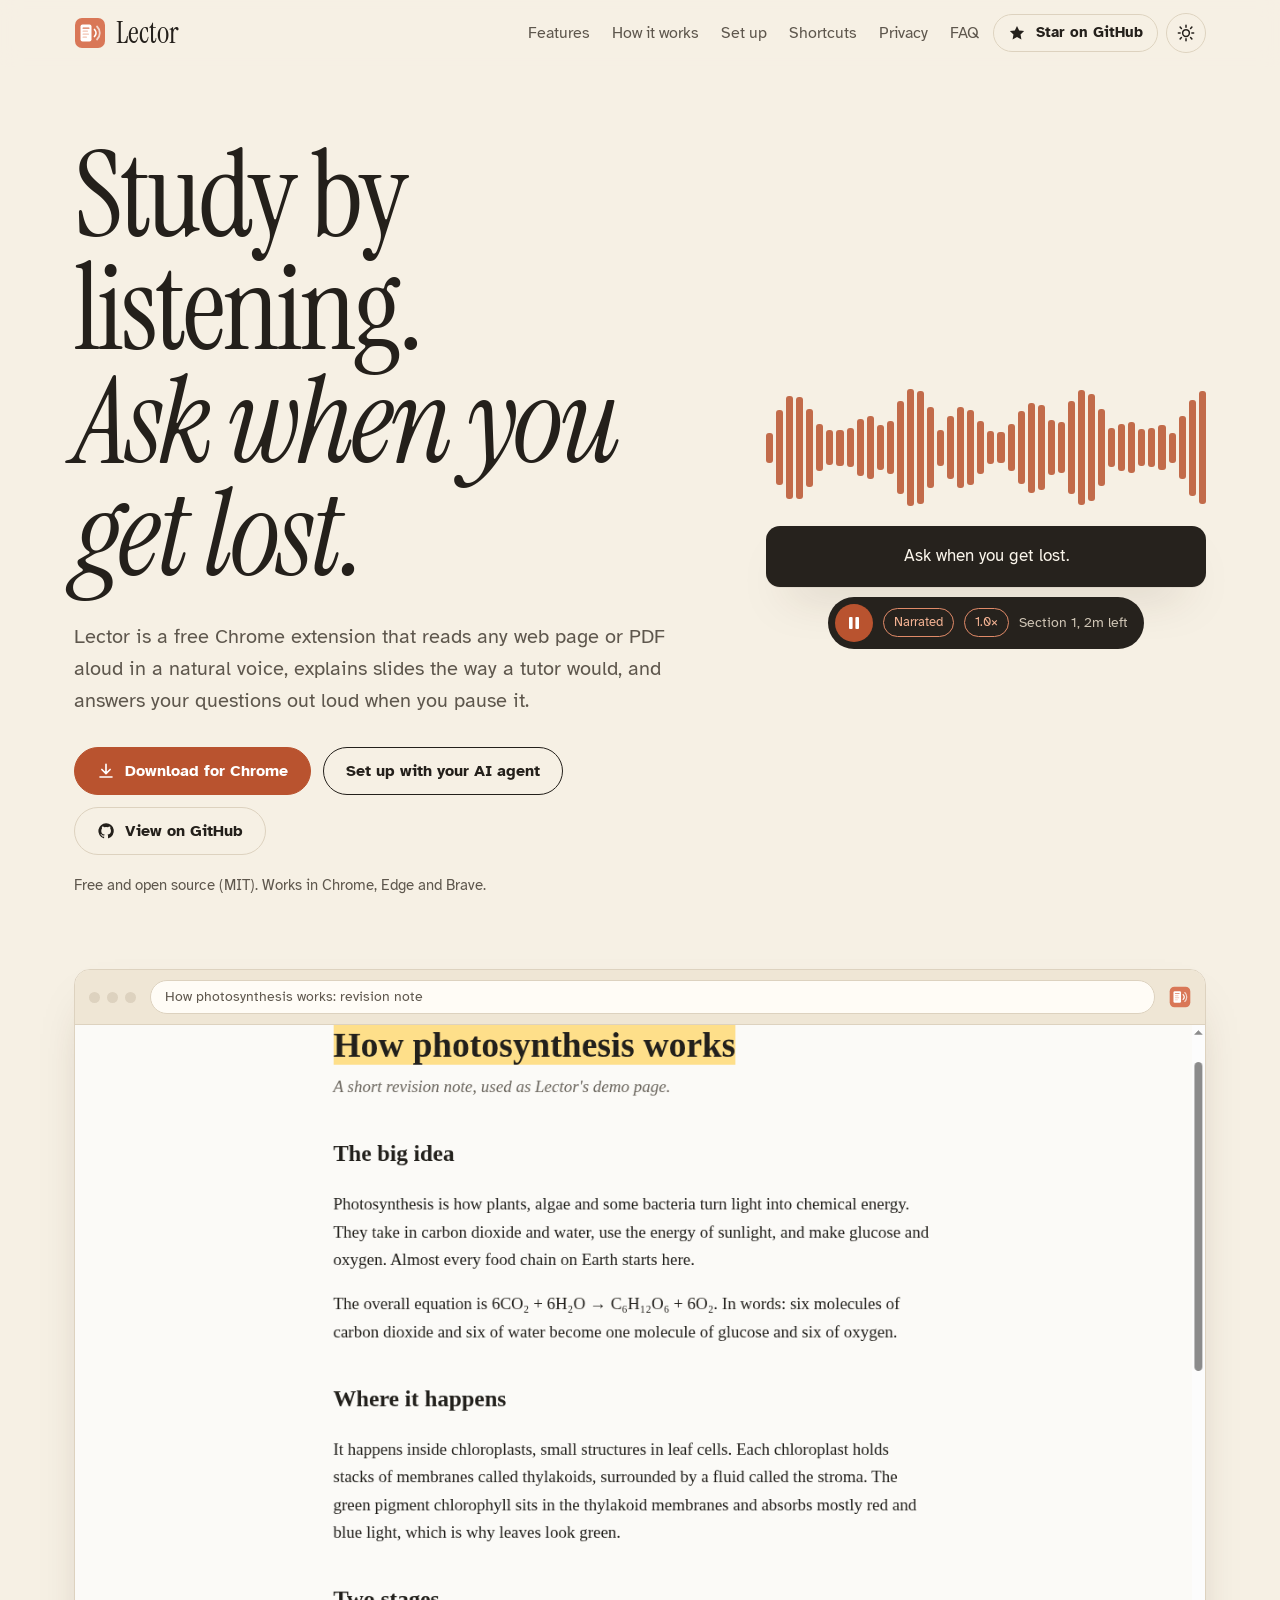
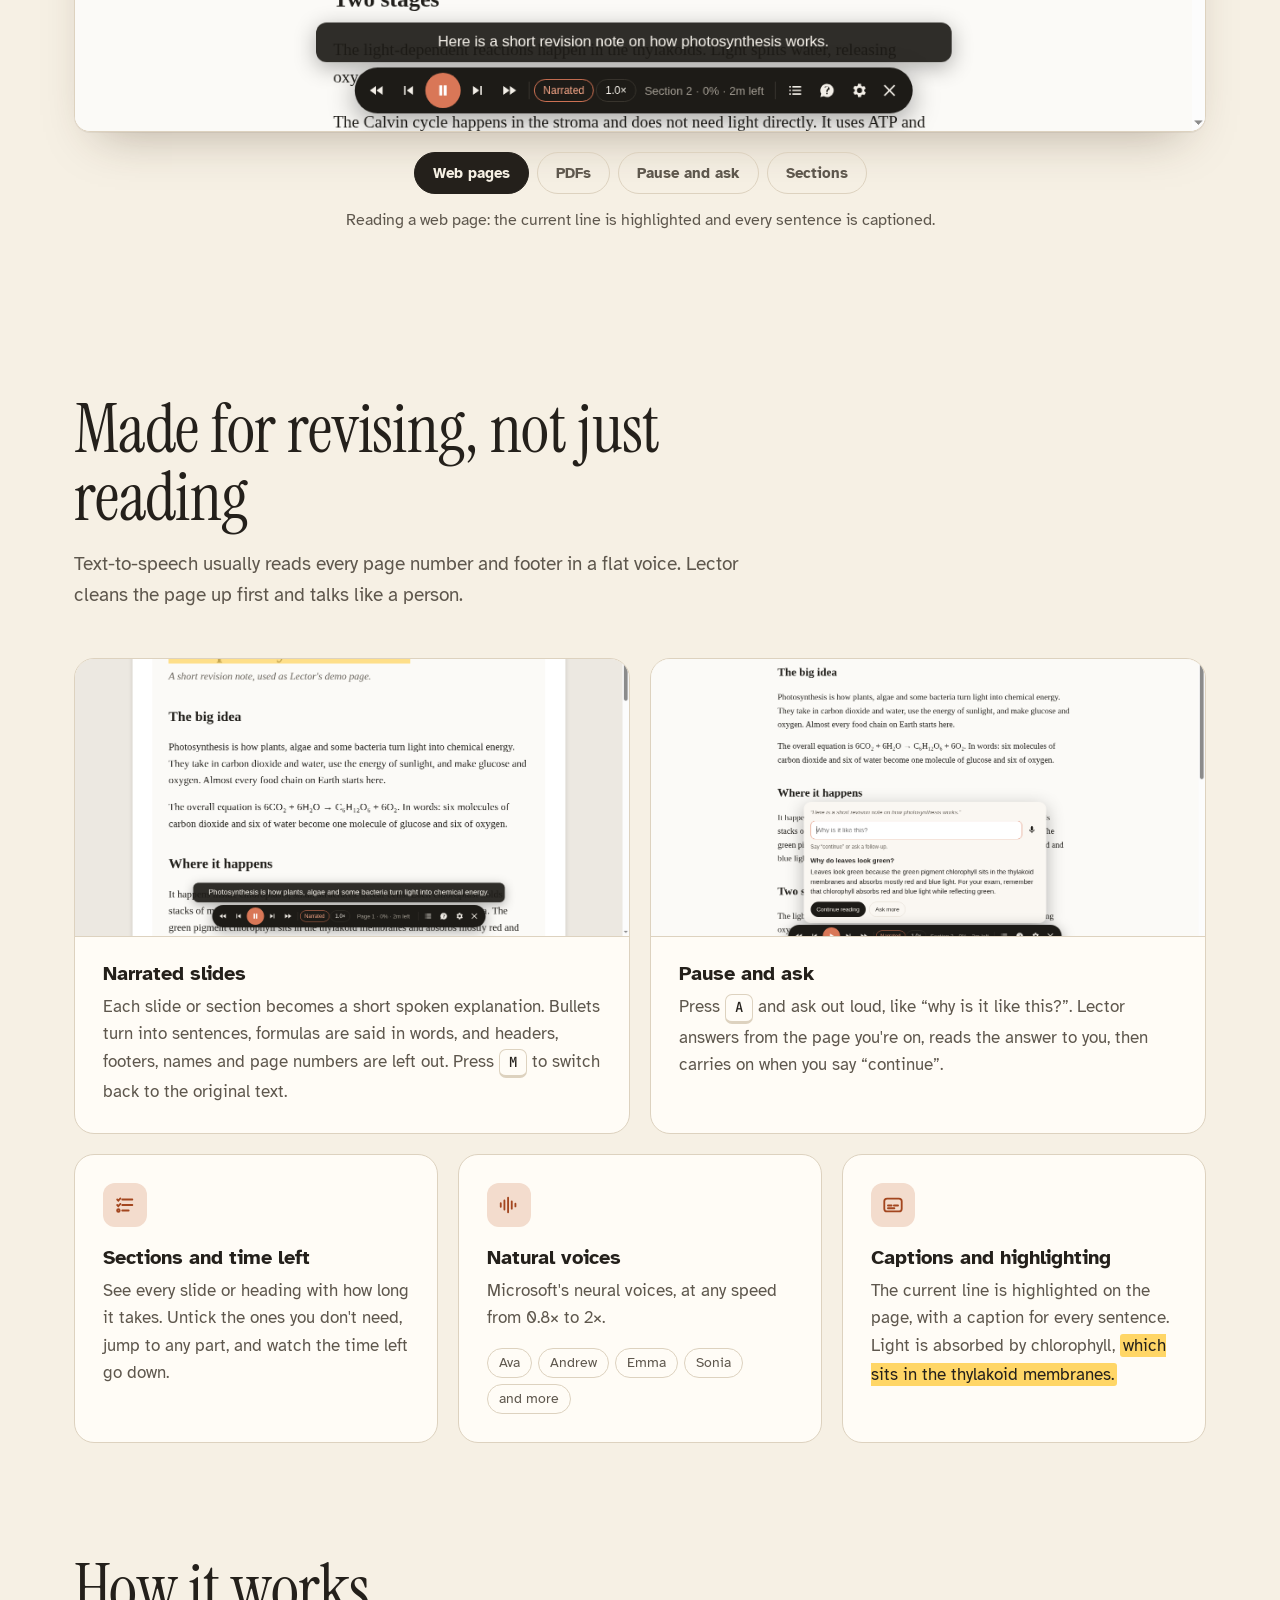
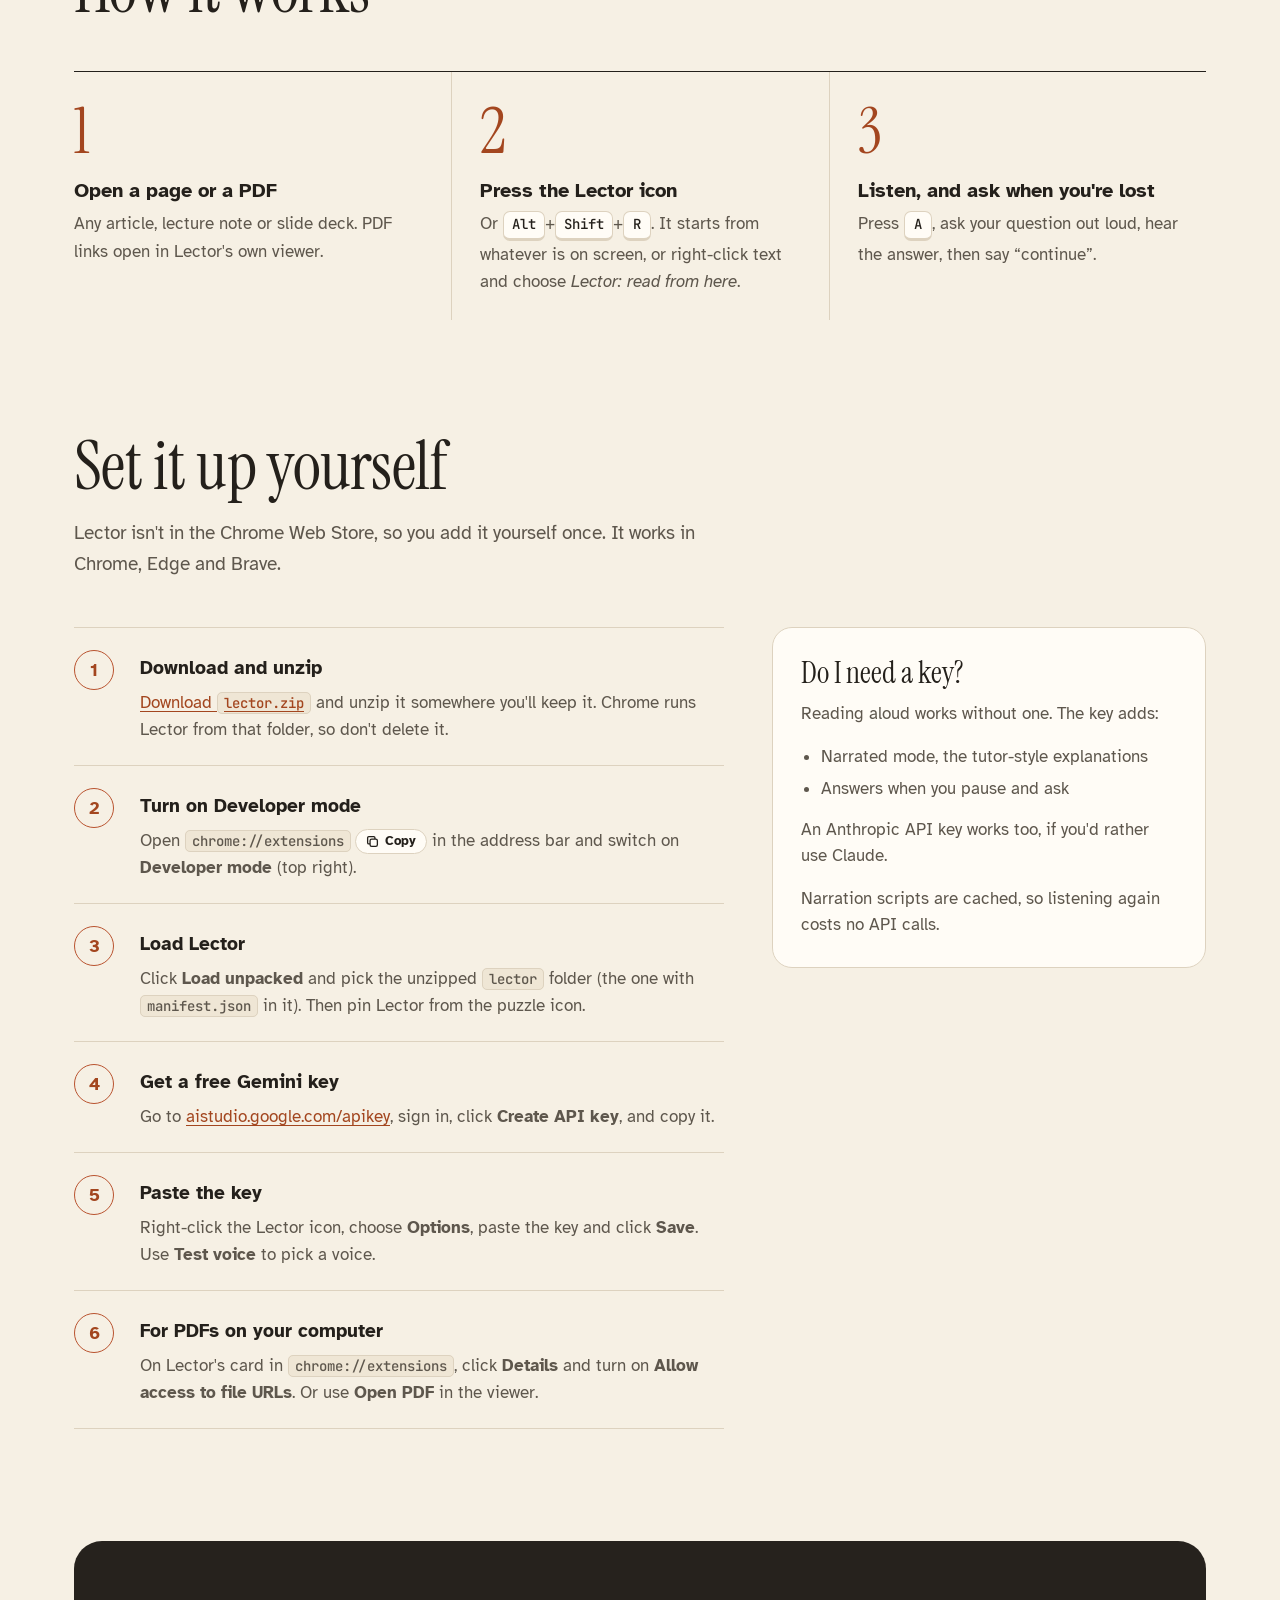
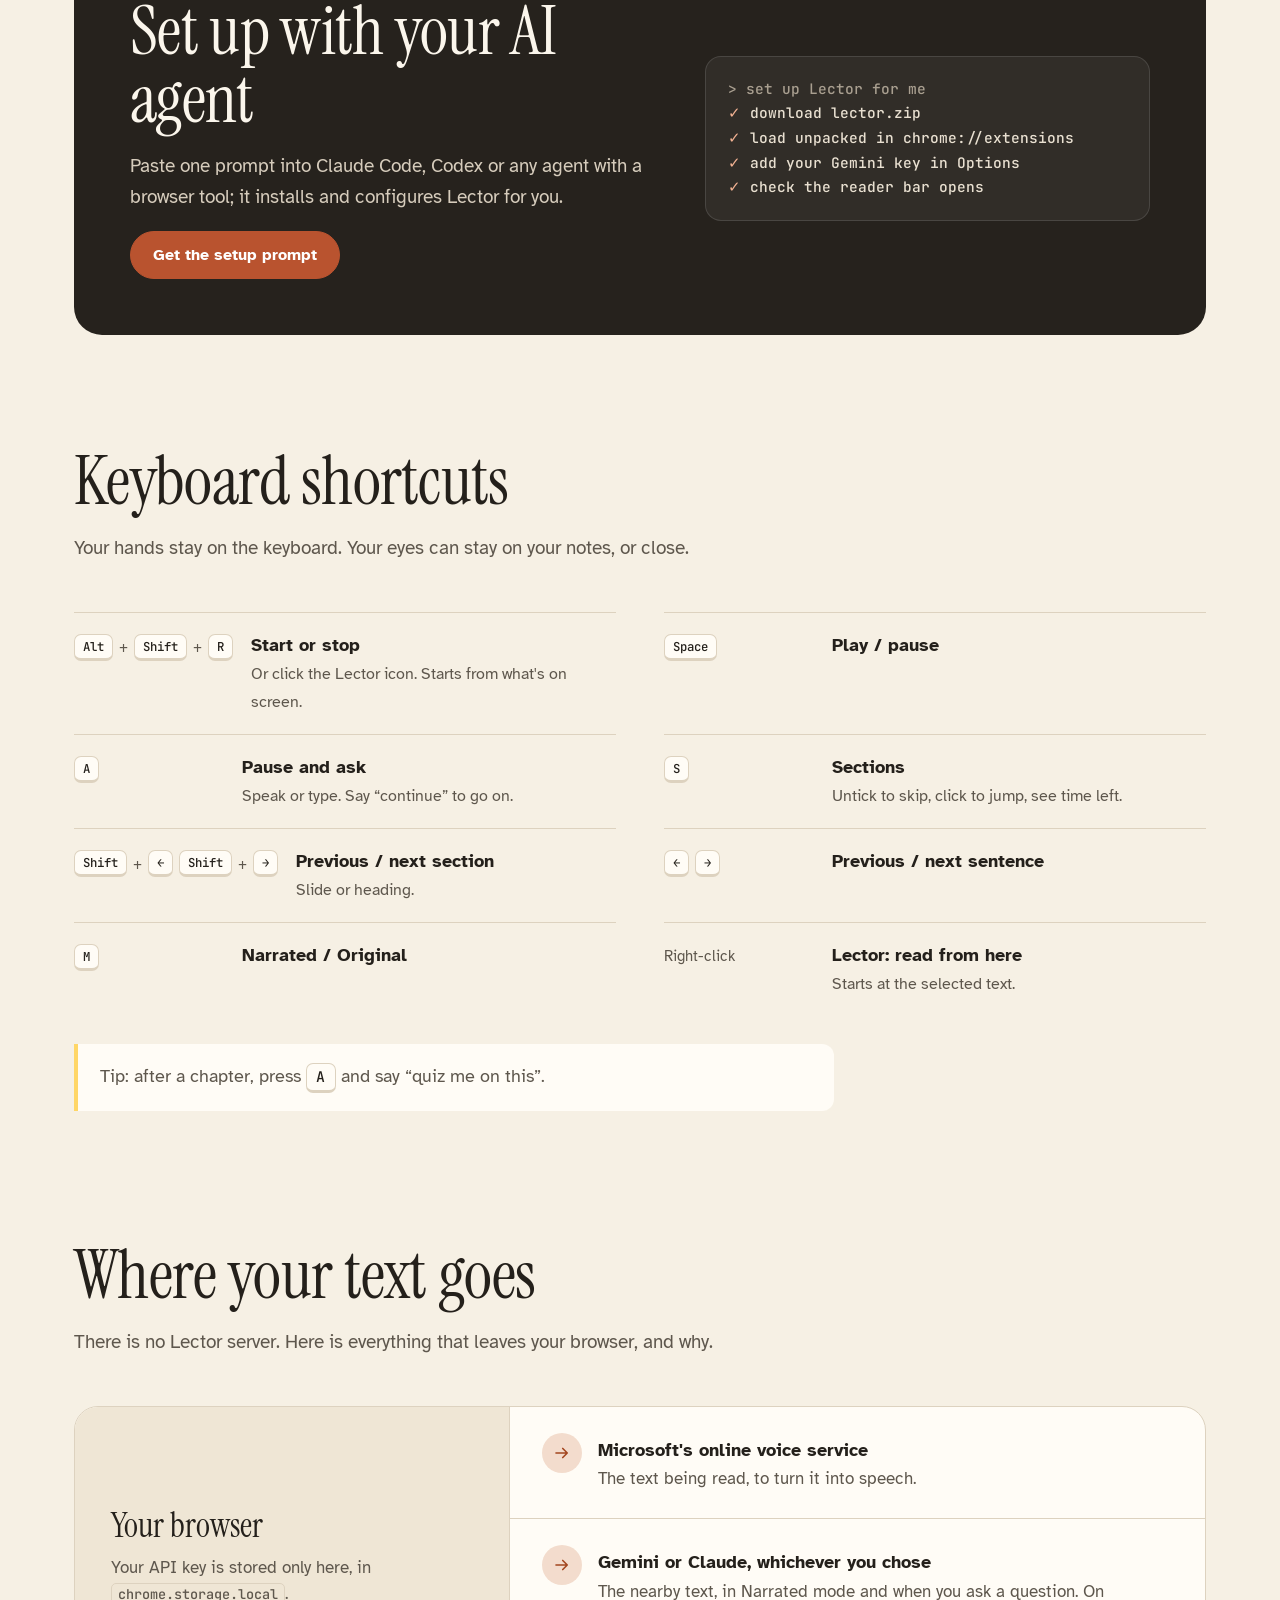
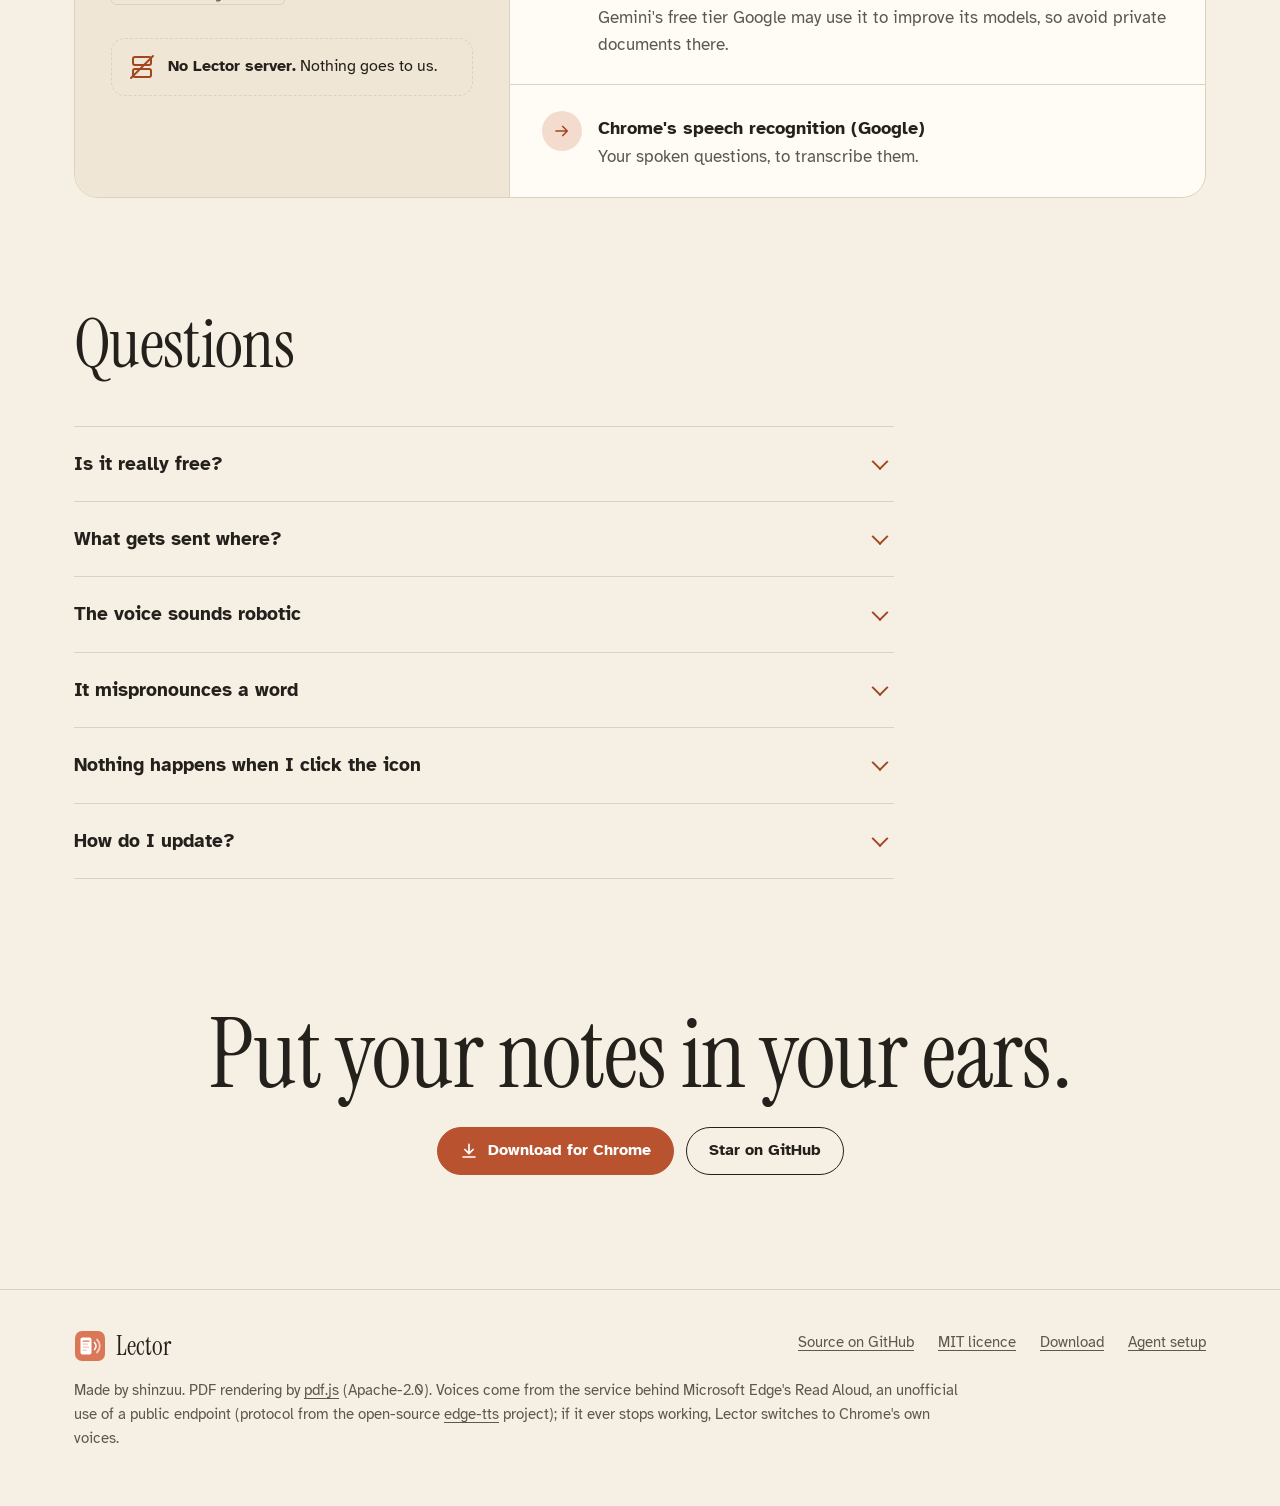
<file: docs/index.html>
<!doctype html>
<html lang="en">
<head>
<meta charset="utf-8">
<meta name="viewport" content="width=device-width, initial-scale=1">
<title>Lector: study by listening</title>
<meta name="description" content="A free, open-source Chrome extension that reads web pages and PDFs aloud in a natural voice, explains slides like a tutor, and answers your questions out loud when you pause it.">
<meta name="theme-color" content="#f6f0e4" media="(prefers-color-scheme: light)">
<meta name="theme-color" content="#1b1814" media="(prefers-color-scheme: dark)">
<link rel="icon" href="icon.svg" type="image/svg+xml">
<meta property="og:type" content="website">
<meta property="og:site_name" content="Lector">
<meta property="og:title" content="Lector: study by listening. Ask when you get lost.">
<meta property="og:description" content="A free Chrome extension that reads web pages and PDFs aloud in a natural voice, explains slides like a tutor, and answers your questions out loud.">
<meta property="og:url" content="https://shinzuu.github.io/lector/">
<meta property="og:image" content="https://shinzuu.github.io/lector/og.png">
<meta property="og:image:width" content="1200">
<meta property="og:image:height" content="630">
<meta property="og:image:alt" content="Lector: study by listening. Ask when you get lost.">
<meta name="twitter:card" content="summary_large_image">
<meta name="twitter:title" content="Lector: study by listening. Ask when you get lost.">
<meta name="twitter:description" content="A free Chrome extension that reads web pages and PDFs aloud in a natural voice, explains slides like a tutor, and answers your questions out loud.">
<meta name="twitter:image" content="https://shinzuu.github.io/lector/og.png">
<link rel="preconnect" href="https://fonts.googleapis.com">
<link rel="preconnect" href="https://fonts.gstatic.com" crossorigin>
<link href="https://fonts.googleapis.com/css2?family=Atkinson+Hyperlegible:ital,wght@0,400;0,700;1,400&family=Instrument+Serif:ital@0;1&family=JetBrains+Mono:wght@500&display=swap" rel="stylesheet">
<script>
  try{var t=localStorage.getItem('lector-theme');if(t==='light'||t==='dark')document.documentElement.setAttribute('data-theme',t)}catch(e){}
</script>
<style>
  :root{
    --paper:#f6f0e4; --paper-2:#efe6d5; --sheet:#fffcf6;
    --ink:#24201b; --mute:#5e574d; --rule:#ddd2bf;
    --clay:#b9532f; --clay-text:#a3461f; --clay-soft:#f3dccd;
    --marker:#ffd666; --marker-ink:#24201b;
    --caption:#26221d; --caption-ink:#fbf6ec;
    --shadow:0 1px 0 rgb(60 40 20/.06),0 24px 48px -24px rgb(60 40 20/.35);
    color-scheme:light;
  }
  @media (prefers-color-scheme: dark){:root:not([data-theme="light"]){
    --paper:#1b1814; --paper-2:#231f1a; --sheet:#28231d;
    --ink:#f2ebdf; --mute:#b8ad9c; --rule:#3a332a;
    --clay:#c4603a; --clay-text:#f0a382; --clay-soft:#3b2a20;
    --marker:#f2c94c; --caption:#0f0d0b; --caption-ink:#f6efe2;
    --shadow:0 1px 0 rgb(0 0 0/.3),0 28px 56px -24px rgb(0 0 0/.7);
    color-scheme:dark;
  }}
  :root[data-theme="dark"]{
    --paper:#1b1814; --paper-2:#231f1a; --sheet:#28231d;
    --ink:#f2ebdf; --mute:#b8ad9c; --rule:#3a332a;
    --clay:#c4603a; --clay-text:#f0a382; --clay-soft:#3b2a20;
    --marker:#f2c94c; --caption:#0f0d0b; --caption-ink:#f6efe2;
    --shadow:0 1px 0 rgb(0 0 0/.3),0 28px 56px -24px rgb(0 0 0/.7);
    color-scheme:dark;
  }

  *,*::before,*::after{box-sizing:border-box}
  html{scroll-behavior:smooth;-webkit-text-size-adjust:100%}
  body{margin:0;background:var(--paper);color:var(--ink);font:18px/1.6 "Atkinson Hyperlegible",ui-sans-serif,system-ui,sans-serif;-webkit-font-smoothing:antialiased;overflow-x:hidden}
  img{max-width:100%;height:auto;display:block}
  a{color:var(--clay-text);text-underline-offset:3px;text-decoration-thickness:1px}
  a:hover{text-decoration-thickness:2px}
  :focus-visible{outline:3px solid var(--clay);outline-offset:3px;border-radius:6px}
  .skip{position:absolute;left:-999px;top:8px;background:var(--ink);color:var(--paper);padding:8px 14px;border-radius:8px;z-index:20}
  .skip:focus{left:12px}
  .wrap{max-width:1180px;margin:0 auto;padding:0 24px}
  h1,h2,h3{font-weight:400;margin:0}
  h2{font:400 clamp(40px,6vw,68px)/1 "Instrument Serif",Georgia,serif;letter-spacing:-.01em;margin-bottom:18px}
  h3{font-weight:700;font-size:20px;line-height:1.3;margin-bottom:6px}
  p{margin:0 0 1em}
  .lede{color:var(--mute);font-size:19px;max-width:36em}
  code,kbd{font:500 .82em/1.4 "JetBrains Mono",ui-monospace,monospace}
  code{background:var(--paper-2);border:1px solid var(--rule);border-radius:5px;padding:1px 6px;overflow-wrap:anywhere}
  kbd{display:inline-block;min-width:2em;text-align:center;padding:3px 8px;border-radius:7px;background:var(--sheet);border:1px solid var(--rule);border-bottom-width:3px;color:var(--ink);white-space:nowrap}

  /* buttons */
  .btn{display:inline-flex;align-items:center;gap:10px;min-height:48px;padding:12px 22px;border-radius:999px;font:700 16px/1.2 "Atkinson Hyperlegible",sans-serif;text-decoration:none;border:1.5px solid var(--ink);color:var(--ink);background:transparent;cursor:pointer;transition:background .15s,color .15s,border-color .15s}
  .btn:hover{background:var(--ink);color:var(--paper)}
  .btn svg{width:18px;height:18px;flex:none}
  .btn-primary{background:var(--clay);border-color:var(--clay);color:#fff}
  .btn-primary:hover{background:var(--ink);border-color:var(--ink);color:var(--paper)}
  .btn-quiet{border-color:var(--rule)}
  .btn-sm{min-height:38px;padding:7px 14px;font-size:14.5px}

  /* nav */
  .nav{position:sticky;top:0;z-index:10;background:color-mix(in srgb,var(--paper) 88%,transparent);backdrop-filter:blur(10px);-webkit-backdrop-filter:blur(10px);border-bottom:1px solid transparent}
  .nav.scrolled{border-bottom-color:var(--rule)}
  .nav .wrap{display:flex;align-items:center;gap:14px;height:66px}
  .brand{display:flex;align-items:center;gap:10px;color:var(--ink);text-decoration:none;font:400 30px/1 "Instrument Serif",Georgia,serif}
  .brand img{width:32px;height:32px}
  .nav-links{display:flex;gap:22px;margin-left:auto;font-size:15.5px}
  .nav-links a{color:var(--mute);text-decoration:none}
  .nav-links a:hover{color:var(--ink)}
  .nav-actions{display:flex;gap:8px;align-items:center}
  .theme{width:40px;height:40px;border-radius:50%;border:1px solid var(--rule);background:transparent;color:var(--ink);display:grid;place-items:center;cursor:pointer}
  .theme svg{width:18px;height:18px}
  .theme .moon{display:none}
  :root[data-theme="dark"] .theme .sun{display:none}
  :root[data-theme="dark"] .theme .moon{display:block}
  @media (prefers-color-scheme: dark){:root:not([data-theme="light"]) .theme .sun{display:none}:root:not([data-theme="light"]) .theme .moon{display:block}}

  /* hero */
  .hero{padding:72px 0 0;position:relative}
  .hero-grid{display:grid;grid-template-columns:minmax(0,1.35fr) minmax(0,1fr);gap:56px;align-items:end}
  .hero h1{font:400 clamp(56px,9.4vw,128px)/.94 "Instrument Serif",Georgia,serif;letter-spacing:-.025em;margin-bottom:30px}
  .hero h1 .s{display:block}
  .hero h1 .s2{font-style:italic}
  .w{background-image:linear-gradient(var(--marker),var(--marker));background-repeat:no-repeat;background-size:0% 44%;background-position:0 80%;transition:background-size .32s ease-out,color .32s ease-out;padding:0 .04em;margin:0 -.04em;-webkit-box-decoration-break:clone;box-decoration-break:clone}
  .w.lit{background-size:100% 44%;color:var(--marker-ink)}
  .hero .lede{font-size:20px;margin-bottom:30px}
  .cta{display:flex;flex-wrap:wrap;gap:12px;margin-bottom:18px}
  .fine{font-size:15px;color:var(--mute);margin:0}

  .listen{align-self:center;justify-self:end;width:100%;max-width:440px}
  .wave{display:flex;align-items:center;gap:3px;height:120px;margin-bottom:18px}
  .wave i{flex:1;background:var(--clay);border-radius:3px;height:var(--h);min-height:4px;opacity:.85;transform-origin:center}
  .playing .wave i{animation:bob 1.1s ease-in-out infinite alternate;animation-delay:var(--d)}
  @keyframes bob{from{transform:scaleY(.35)}to{transform:scaleY(1)}}
  .caption{background:var(--caption);color:var(--caption-ink);border-radius:14px;padding:14px 20px;font-size:17px;line-height:1.45;min-height:3.6em;display:flex;align-items:center;justify-content:center;text-align:center;box-shadow:var(--shadow)}
  .player{margin:10px auto 0;display:flex;align-items:center;gap:10px;background:var(--caption);color:var(--caption-ink);border-radius:999px;padding:7px 16px 7px 7px;width:max-content;max-width:100%;font-size:14px}
  .player .pp{width:38px;height:38px;border-radius:50%;background:var(--clay);display:grid;place-items:center;flex:none}
  .player .pp svg{width:14px;height:14px;fill:#fff}
  .player .chip{border:1px solid #e08a68;color:#f3b293;border-radius:999px;padding:3px 10px;font-size:13px}
  .player .meta{color:#cfc5b5;white-space:nowrap;overflow:hidden;text-overflow:ellipsis}

  /* browser mock */
  .stage{padding:72px 0 24px}
  .browser{background:var(--sheet);border:1px solid var(--rule);border-radius:16px;box-shadow:var(--shadow);overflow:hidden}
  .bar{display:flex;align-items:center;gap:14px;padding:10px 14px;border-bottom:1px solid var(--rule);background:var(--paper-2)}
  .dots{display:flex;gap:7px;flex:none}
  .dots i{width:11px;height:11px;border-radius:50%;background:var(--rule)}
  .url{flex:1;min-width:0;background:var(--sheet);border:1px solid var(--rule);border-radius:999px;padding:5px 14px;font-size:13.5px;color:var(--mute);white-space:nowrap;overflow:hidden;text-overflow:ellipsis}
  .bar img{width:22px;height:22px;flex:none}
  .viewport{position:relative;aspect-ratio:1280/800;background:#faf8f3}
  .viewport img{position:absolute;inset:0;width:100%;height:100%;object-fit:cover;opacity:0;transition:opacity .35s}
  .viewport img.on{opacity:1}
  .tabs{display:flex;flex-wrap:wrap;gap:8px;justify-content:center;margin-top:20px}
  .tab{font:700 15px/1 "Atkinson Hyperlegible",sans-serif;padding:11px 18px;border-radius:999px;border:1px solid var(--rule);background:transparent;color:var(--mute);cursor:pointer;min-height:42px}
  .tab[aria-selected="true"]{background:var(--ink);border-color:var(--ink);color:var(--paper)}
  .shot-caption{text-align:center;color:var(--mute);font-size:16px;margin:14px auto 0;max-width:40em;min-height:3.2em}

  /* sections */
  .sec{padding:112px 0 0}
  .sec-head{max-width:760px;margin-bottom:48px}

  /* features */
  .features{display:grid;grid-template-columns:repeat(6,1fr);gap:20px}
  .feat{background:var(--sheet);border:1px solid var(--rule);border-radius:20px;padding:28px;display:flex;flex-direction:column;overflow:hidden}
  .feat p{color:var(--mute);margin:0;font-size:17px}
  .feat.big{grid-column:span 3}
  .feat.third{grid-column:span 2}
  .feat .vis{margin:-28px -28px 24px;border-bottom:1px solid var(--rule);background:var(--paper-2);overflow:hidden}
  .feat .vis img{width:100%;aspect-ratio:16/8;object-fit:cover;object-position:50% 100%}
  .feat .vis.ask img{object-position:50% 72%}
  .feat .vis.sec-img img{object-position:50% 74%}
  .glyph{width:44px;height:44px;border-radius:12px;background:var(--clay-soft);color:var(--clay-text);display:grid;place-items:center;margin-bottom:18px}
  .glyph svg{width:22px;height:22px}
  .voices{display:flex;flex-wrap:wrap;gap:6px;margin-top:16px}
  .voices span{font-size:14px;border:1px solid var(--rule);border-radius:999px;padding:3px 11px;color:var(--mute)}
  .hl-demo{margin-top:16px;font-size:16px;line-height:1.7;color:var(--mute)}
  .hl-demo mark{background:var(--marker);color:var(--marker-ink);padding:1px 3px;border-radius:3px}

  /* steps */
  .steps3{display:grid;grid-template-columns:repeat(3,1fr);gap:0;list-style:none;margin:0;padding:0;counter-reset:n;border-top:1.5px solid var(--ink)}
  .steps3 li{counter-increment:n;padding:28px 28px 8px 0}
  .steps3 li+li{padding-left:28px;border-left:1px solid var(--rule)}
  .steps3 li::before{content:counter(n);display:block;font:400 64px/1 "Instrument Serif",Georgia,serif;color:var(--clay-text);margin-bottom:14px}
  .steps3 p{color:var(--mute);font-size:17px}

  /* setup */
  .setup-grid{display:grid;grid-template-columns:minmax(0,1.5fr) minmax(0,1fr);gap:48px;align-items:start}
  .setup{list-style:none;margin:0;padding:0;counter-reset:s}
  .setup li{counter-increment:s;display:grid;grid-template-columns:48px 1fr;gap:4px 18px;padding:22px 0;border-top:1px solid var(--rule)}
  .setup li:last-child{border-bottom:1px solid var(--rule)}
  .setup li::before{content:counter(s);grid-row:span 2;width:40px;height:40px;border-radius:50%;border:1.5px solid var(--clay);color:var(--clay-text);display:grid;place-items:center;font-weight:700}
  .setup h3{margin:6px 0 4px;font-size:19px}
  .setup p{margin:0;color:var(--mute);font-size:17px}
  .copy{display:inline-flex;align-items:center;gap:6px;margin-left:4px;vertical-align:middle;font:700 13px/1 "Atkinson Hyperlegible",sans-serif;padding:5px 10px;border-radius:999px;border:1px solid var(--rule);background:var(--sheet);color:var(--ink);cursor:pointer}
  .copy svg{width:13px;height:13px}
  .aside{position:sticky;top:96px;background:var(--sheet);border:1px solid var(--rule);border-radius:20px;padding:28px}
  .aside h3{font:400 30px/1.1 "Instrument Serif",Georgia,serif;margin-bottom:12px}
  .aside p{color:var(--mute);font-size:16.5px}
  .aside ul{margin:0 0 4px;padding-left:20px;color:var(--mute);font-size:16.5px}
  .aside li{margin-bottom:6px}

  /* agent */
  .agent{background:var(--caption);color:var(--caption-ink);border-radius:28px;padding:56px;display:grid;grid-template-columns:minmax(0,1.2fr) minmax(0,1fr);gap:40px;align-items:center;position:relative;overflow:hidden}
  .agent h2{color:var(--caption-ink)}
  .agent p{color:#d6ccbc;font-size:19px;max-width:30em}
  .agent .btn-primary:hover{background:var(--caption-ink);border-color:var(--caption-ink);color:var(--caption)}
  .term{background:#ffffff0d;border:1px solid #ffffff1f;border-radius:16px;padding:20px 22px;font:500 14.5px/1.7 "JetBrains Mono",ui-monospace,monospace;color:#e9e0d1;min-width:0}
  .term .dim{color:#a99f90}
  .term .ok{color:#f3b293}
  .term div{white-space:nowrap;overflow:hidden;text-overflow:ellipsis}

  /* keys */
  .keys{display:grid;grid-template-columns:repeat(2,1fr);gap:0 48px}
  .key{display:grid;grid-template-columns:minmax(150px,auto) 1fr;gap:18px;align-items:baseline;padding:18px 0;border-top:1px solid var(--rule)}
  .key .k{display:flex;flex-wrap:wrap;gap:6px;align-items:center;font-size:15px;color:var(--mute)}
  .key b{display:block;font-size:17.5px}
  .key span{color:var(--mute);font-size:16px}
  .tip{margin-top:28px;padding:18px 22px;border-left:4px solid var(--marker);background:var(--sheet);border-radius:0 12px 12px 0;color:var(--mute);max-width:760px}

  /* privacy */
  .flow{display:grid;grid-template-columns:minmax(0,1fr) minmax(0,1.6fr);gap:0;align-items:stretch;background:var(--sheet);border:1px solid var(--rule);border-radius:24px;overflow:hidden}
  .origin{padding:36px;background:var(--paper-2);border-right:1px solid var(--rule);display:flex;flex-direction:column;justify-content:center}
  .origin h3{font:400 34px/1.1 "Instrument Serif",Georgia,serif;margin-bottom:10px}
  .origin p{color:var(--mute);font-size:16.5px}
  .noserver{margin-top:14px;display:flex;gap:12px;align-items:center;padding:14px 16px;border:1.5px dashed var(--rule);border-radius:14px;font-size:16px}
  .noserver svg{width:28px;height:28px;flex:none;color:var(--clay-text)}
  .dest{list-style:none;margin:0;padding:0}
  .dest li{display:grid;grid-template-columns:40px minmax(0,1fr);gap:16px;padding:26px 32px;border-bottom:1px solid var(--rule);position:relative}
  .dest li:last-child{border-bottom:0}
  .dest .arrow{width:40px;height:40px;border-radius:50%;background:var(--clay-soft);color:var(--clay-text);display:grid;place-items:center}
  .dest .arrow svg{width:18px;height:18px}
  .dest h3{font-size:18px;margin:6px 0 4px}
  .dest p{margin:0;color:var(--mute);font-size:16.5px}

  /* faq */
  .faq{max-width:820px}
  .faq details{border-top:1px solid var(--rule)}
  .faq details:last-child{border-bottom:1px solid var(--rule)}
  .faq summary{list-style:none;cursor:pointer;padding:22px 44px 22px 0;font-weight:700;font-size:19px;position:relative}
  .faq summary::-webkit-details-marker{display:none}
  .faq summary::after{content:"";position:absolute;right:8px;top:50%;width:12px;height:12px;border-right:2px solid var(--clay-text);border-bottom:2px solid var(--clay-text);transform:translateY(-70%) rotate(45deg);transition:transform .2s}
  .faq details[open] summary::after{transform:translateY(-20%) rotate(-135deg)}
  .faq details p{color:var(--mute);margin:0 0 24px;max-width:42em}

  /* closing + footer */
  .closing{padding:128px 0 96px;text-align:center}
  .closing h2{font-size:clamp(48px,8vw,96px);margin-bottom:24px}
  .closing .cta{justify-content:center}
  footer{border-top:1px solid var(--rule);padding:40px 0 56px;color:var(--mute);font-size:15px}
  footer .wrap{display:grid;grid-template-columns:auto 1fr;gap:16px 40px;align-items:start}
  footer .brand{font-size:26px}
  footer ul{list-style:none;margin:0;padding:0;display:flex;flex-wrap:wrap;gap:8px 24px;justify-content:flex-end}
  footer a{color:var(--mute)}
  footer .credits{grid-column:1/-1;margin:0;max-width:60em}

  @media (max-width:1060px){
    .nav-links{display:none}
    .hero-grid{grid-template-columns:1fr;gap:40px}
    .listen{justify-self:start;max-width:520px}
    .wave{height:80px}
    .features{grid-template-columns:repeat(2,1fr)}
    .feat.big,.feat.third{grid-column:span 1}
    .feat.wide-sm{grid-column:span 2}
    .setup-grid{grid-template-columns:1fr}
    .aside{position:static}
    .agent{grid-template-columns:1fr;padding:44px}
    .keys{grid-template-columns:1fr}
  }
  @media (max-width:760px){
    body{font-size:17px}
    .wrap{padding:0 16px}
    .hero{padding-top:40px}
    .hero .lede{font-size:18px}
    .stage{padding-top:48px}
    .sec{padding-top:80px}
    .features{grid-template-columns:1fr}
    .feat.wide-sm{grid-column:span 1}
    .feat{padding:22px}
    .feat .vis{margin:-22px -22px 20px}
    .steps3{grid-template-columns:1fr}
    .steps3 li,.steps3 li+li{padding:24px 0 4px;border-left:0}
    .steps3 li+li{border-top:1px solid var(--rule)}
    .flow{grid-template-columns:1fr}
    .origin{border-right:0;border-bottom:1px solid var(--rule);padding:26px}
    .dest li{padding:22px;grid-template-columns:36px minmax(0,1fr);gap:14px}
    .agent{padding:30px 22px;border-radius:22px}
    .key{grid-template-columns:1fr;gap:6px}
    footer .wrap{grid-template-columns:1fr}
    footer ul{justify-content:flex-start}
    .bar .url{font-size:12px}
    .viewport{aspect-ratio:4/3;overflow:hidden}
    .viewport img{inset:auto;left:50%;bottom:0;width:190%;max-width:none;height:auto;transform:translateX(-50%)}
    .nav-actions .gh-label{display:none}
    .closing{padding:96px 0 72px}
  }
  @media (max-width:400px){
    .cta .btn{width:100%;justify-content:center}
    .player .meta{display:none}
  }
  @media (prefers-reduced-motion: reduce){
    html{scroll-behavior:auto}
    *,*::before,*::after{animation:none!important;transition:none!important}
  }
</style>
</head>
<body>
<a class="skip" href="#main">Skip to content</a>

<header class="nav" id="top">
  <div class="wrap">
    <a class="brand" href="#top"><img src="icon.svg" alt="" width="32" height="32">Lector</a>
    <nav class="nav-links" aria-label="Sections">
      <a href="#features">Features</a>
      <a href="#how">How it works</a>
      <a href="#setup">Set up</a>
      <a href="#keys">Shortcuts</a>
      <a href="#privacy">Privacy</a>
      <a href="#faq">FAQ</a>
    </nav>
    <div class="nav-actions">
      <a class="btn btn-sm btn-quiet" href="https://github.com/Shinzuu/lector" aria-label="Star Lector on GitHub">
        <svg viewBox="0 0 24 24" aria-hidden="true"><path fill="currentColor" d="M12 2.5l2.9 6 6.6.9-4.8 4.6 1.2 6.5L12 17.4l-5.9 3.1 1.2-6.5L2.5 9.4l6.6-.9z"/></svg><span class="gh-label">Star on GitHub</span>
      </a>
      <button class="theme" type="button" id="theme" aria-label="Switch to dark theme">
        <svg class="sun" viewBox="0 0 24 24" aria-hidden="true" fill="none" stroke="currentColor" stroke-width="2" stroke-linecap="round"><circle cx="12" cy="12" r="4.5"/><path d="M12 1.8v2.4M12 19.8v2.4M4.2 4.2l1.7 1.7M18.1 18.1l1.7 1.7M1.8 12h2.4M19.8 12h2.4M4.2 19.8l1.7-1.7M18.1 5.9l1.7-1.7"/></svg>
        <svg class="moon" viewBox="0 0 24 24" aria-hidden="true"><path fill="currentColor" d="M20.5 14.6A8.6 8.6 0 0 1 9.4 3.5a8.6 8.6 0 1 0 11.1 11.1z"/></svg>
      </button>
    </div>
  </div>
</header>

<main id="main">
  <section class="hero" aria-labelledby="hero-title">
    <div class="wrap hero-grid">
      <div>
        <h1 id="hero-title">
          <span class="s s1"><span class="w">Study </span><span class="w">by </span><span class="w">listening.</span></span>
          <span class="s s2"><span class="w">Ask </span><span class="w">when </span><span class="w">you </span><span class="w">get </span><span class="w">lost.</span></span>
        </h1>
        <p class="lede">Lector is a free Chrome extension that reads any web page or PDF aloud in a natural voice, explains slides the way a tutor would, and answers your questions out loud when you pause it.</p>
        <div class="cta">
          <a class="btn btn-primary" href="https://github.com/Shinzuu/lector/releases/latest/download/lector.zip">
            <svg viewBox="0 0 24 24" aria-hidden="true" fill="none" stroke="currentColor" stroke-width="2.2" stroke-linecap="round" stroke-linejoin="round"><path d="M12 3v12M6.5 10 12 15.5 17.5 10M4 20h16"/></svg>Download for Chrome
          </a>
          <a class="btn" href="#agent">Set up with your AI agent</a>
          <a class="btn btn-quiet" href="https://github.com/Shinzuu/lector">
            <svg viewBox="0 0 24 24" aria-hidden="true"><path fill="currentColor" d="M12 1.8a10.2 10.2 0 0 0-3.2 19.9c.5.1.7-.2.7-.5v-1.8c-2.8.6-3.4-1.3-3.4-1.3-.5-1.2-1.1-1.5-1.1-1.5-.9-.6.1-.6.1-.6 1 .1 1.6 1 1.6 1 .9 1.6 2.4 1.1 3 .9.1-.7.4-1.1.6-1.4-2.3-.3-4.6-1.1-4.6-5 0-1.1.4-2 1-2.7-.1-.3-.4-1.3.1-2.7 0 0 .9-.3 2.8 1a9.6 9.6 0 0 1 5.1 0c1.9-1.3 2.8-1 2.8-1 .6 1.4.2 2.4.1 2.7.6.7 1 1.6 1 2.7 0 3.9-2.4 4.7-4.6 5 .4.3.7.9.7 1.9v2.8c0 .3.2.6.7.5A10.2 10.2 0 0 0 12 1.8z"/></svg>View on GitHub
          </a>
        </div>
        <p class="fine">Free and open source (MIT). Works in Chrome, Edge and Brave.</p>
      </div>

      <div class="listen" id="listen" aria-hidden="true">
        <div class="wave" id="wave"></div>
        <div class="caption" id="caption">Study by listening.</div>
        <div class="player">
          <span class="pp"><svg viewBox="0 0 14 14"><rect x="2" y="1" width="3.6" height="12" rx="1"/><rect x="8.4" y="1" width="3.6" height="12" rx="1"/></svg></span>
          <span class="chip">Narrated</span>
          <span class="chip">1.0×</span>
          <span class="meta">Section 1, 2m left</span>
        </div>
      </div>
    </div>
  </section>

  <section class="stage" aria-label="Lector in use">
    <div class="wrap">
      <figure class="browser" style="margin:0">
        <div class="bar">
          <div class="dots" aria-hidden="true"><i></i><i></i><i></i></div>
          <div class="url" id="url">How photosynthesis works: revision note</div>
          <img src="icon.svg" alt="" width="22" height="22">
        </div>
        <div class="viewport">
          <img class="on" src="img/read.png" alt="Lector reading a revision note aloud: the current line is highlighted, a caption shows the sentence being spoken, and the player bar sits at the bottom" width="1280" height="800" data-k="read">
          <img src="img/pdf.png" alt="A PDF open in Lector's own viewer, being read aloud with a caption" width="1280" height="800" loading="lazy" data-k="pdf">
          <img src="img/ask.png" alt="Lector paused with the ask panel open, showing a typed question and the spoken answer about why leaves look green" width="1280" height="800" loading="lazy" data-k="ask">
          <img src="img/sections.png" alt="The sections list: each section with a checkbox to skip it, its length, and the time left" width="1280" height="800" loading="lazy" data-k="sections">
        </div>
      </figure>
      <div class="tabs" role="tablist" aria-label="Screenshots">
        <button class="tab" role="tab" aria-selected="true" data-k="read" data-url="How photosynthesis works: revision note" data-cap="Reading a web page: the current line is highlighted and every sentence is captioned.">Web pages</button>
        <button class="tab" role="tab" aria-selected="false" data-k="pdf" data-url="Lector viewer: demo.pdf" data-cap="PDFs open in Lector's own viewer, because Chrome's built-in viewer doesn't allow extensions.">PDFs</button>
        <button class="tab" role="tab" aria-selected="false" data-k="ask" data-url="How photosynthesis works: revision note" data-cap="Press A, ask, and hear the answer. Say &ldquo;continue&rdquo; to carry on.">Pause and ask</button>
        <button class="tab" role="tab" aria-selected="false" data-k="sections" data-url="How photosynthesis works: revision note" data-cap="Untick sections to skip them, click one to jump there, and see the time left.">Sections</button>
      </div>
      <p class="shot-caption" id="shot-caption" aria-live="polite">Reading a web page: the current line is highlighted and every sentence is captioned.</p>
    </div>
  </section>

  <section class="sec" id="features" aria-labelledby="features-title">
    <div class="wrap">
      <div class="sec-head">
        <h2 id="features-title">Made for revising, not just reading</h2>
        <p class="lede">Text-to-speech usually reads every page number and footer in a flat voice. Lector cleans the page up first and talks like a person.</p>
      </div>
      <div class="features">
        <article class="feat big">
          <div class="vis"><img src="img/pdf.png" alt="A slide-style PDF being narrated in Lector's viewer" width="1280" height="800" loading="lazy"></div>
          <h3>Narrated slides</h3>
          <p>Each slide or section becomes a short spoken explanation. Bullets turn into sentences, formulas are said in words, and headers, footers, names and page numbers are left out. Press <kbd>M</kbd> to switch back to the original text.</p>
        </article>
        <article class="feat big">
          <div class="vis ask"><img src="img/ask.png" alt="The ask panel with a question and Lector's answer" width="1280" height="800" loading="lazy"></div>
          <h3>Pause and ask</h3>
          <p>Press <kbd>A</kbd> and ask out loud, like &ldquo;why is it like this?&rdquo;. Lector answers from the page you're on, reads the answer to you, then carries on when you say &ldquo;continue&rdquo;.</p>
        </article>
        <article class="feat third wide-sm">
          <div class="glyph"><svg viewBox="0 0 24 24" fill="none" stroke="currentColor" stroke-width="2" stroke-linecap="round" aria-hidden="true"><path d="M9 6h11M9 12h11M9 18h7"/><path d="M3.5 6l1.2 1.2L7 4.8M3.5 12l1.2 1.2L7 10.8"/><circle cx="4.8" cy="18" r="1.4"/></svg></div>
          <h3>Sections and time left</h3>
          <p>See every slide or heading with how long it takes. Untick the ones you don't need, jump to any part, and watch the time left go down.</p>
        </article>
        <article class="feat third">
          <div class="glyph"><svg viewBox="0 0 24 24" fill="none" stroke="currentColor" stroke-width="2" stroke-linecap="round" aria-hidden="true"><path d="M3 10v4M7 7v10M11 4v16M15 8v8M19 10.5v3"/></svg></div>
          <h3>Natural voices</h3>
          <p>Microsoft's neural voices, at any speed from 0.8&times; to 2&times;.</p>
          <div class="voices" aria-label="Some of the voices"><span>Ava</span><span>Andrew</span><span>Emma</span><span>Sonia</span><span>and more</span></div>
        </article>
        <article class="feat third">
          <div class="glyph"><svg viewBox="0 0 24 24" fill="none" stroke="currentColor" stroke-width="2" stroke-linecap="round" aria-hidden="true"><rect x="2.5" y="5" width="19" height="14" rx="3"/><path d="M6.5 12.5h4M13 12.5h4.5M6.5 15.5h7"/></svg></div>
          <h3>Captions and highlighting</h3>
          <p>The current line is highlighted on the page, with a caption for every sentence.</p>
          <p class="hl-demo">Light is absorbed by chlorophyll, <mark>which sits in the thylakoid membranes.</mark></p>
        </article>
      </div>
    </div>
  </section>

  <section class="sec" id="how" aria-labelledby="how-title">
    <div class="wrap">
      <div class="sec-head">
        <h2 id="how-title">How it works</h2>
      </div>
      <ol class="steps3">
        <li><h3>Open a page or a PDF</h3><p>Any article, lecture note or slide deck. PDF links open in Lector's own viewer.</p></li>
        <li><h3>Press the Lector icon</h3><p>Or <kbd>Alt</kbd>+<kbd>Shift</kbd>+<kbd>R</kbd>. It starts from whatever is on screen, or right-click text and choose <i>Lector: read from here</i>.</p></li>
        <li><h3>Listen, and ask when you're lost</h3><p>Press <kbd>A</kbd>, ask your question out loud, hear the answer, then say &ldquo;continue&rdquo;.</p></li>
      </ol>
    </div>
  </section>

  <section class="sec" id="setup" aria-labelledby="setup-title">
    <div class="wrap">
      <div class="sec-head">
        <h2 id="setup-title">Set it up yourself</h2>
        <p class="lede">Lector isn't in the Chrome Web Store, so you add it yourself once. It works in Chrome, Edge and Brave.</p>
      </div>
      <div class="setup-grid">
        <ol class="setup">
          <li><h3>Download and unzip</h3><p><a href="https://github.com/Shinzuu/lector/releases/latest/download/lector.zip">Download <code>lector.zip</code></a> and unzip it somewhere you'll keep it. Chrome runs Lector from that folder, so don't delete it.</p></li>
          <li><h3>Turn on Developer mode</h3><p>Open <code>chrome://extensions</code><button class="copy" type="button" data-copy="chrome://extensions"><svg viewBox="0 0 16 16" fill="none" stroke="currentColor" stroke-width="1.6" aria-hidden="true"><rect x="5" y="5" width="9" height="9" rx="2"/><path d="M11 5V3.5A1.5 1.5 0 0 0 9.5 2h-6A1.5 1.5 0 0 0 2 3.5v6A1.5 1.5 0 0 0 3.5 11H5"/></svg><span>Copy</span></button> in the address bar and switch on <b>Developer mode</b> (top right).</p></li>
          <li><h3>Load Lector</h3><p>Click <b>Load unpacked</b> and pick the unzipped <code>lector</code> folder (the one with <code>manifest.json</code> in it). Then pin Lector from the puzzle icon.</p></li>
          <li><h3>Get a free Gemini key</h3><p>Go to <a href="https://aistudio.google.com/apikey">aistudio.google.com/apikey</a>, sign in, click <b>Create API key</b>, and copy it.</p></li>
          <li><h3>Paste the key</h3><p>Right-click the Lector icon, choose <b>Options</b>, paste the key and click <b>Save</b>. Use <b>Test voice</b> to pick a voice.</p></li>
          <li><h3>For PDFs on your computer</h3><p>On Lector's card in <code>chrome://extensions</code>, click <b>Details</b> and turn on <b>Allow access to file URLs</b>. Or use <b>Open PDF</b> in the viewer.</p></li>
        </ol>
        <aside class="aside" aria-label="About the key">
          <h3>Do I need a key?</h3>
          <p>Reading aloud works without one. The key adds:</p>
          <ul>
            <li>Narrated mode, the tutor-style explanations</li>
            <li>Answers when you pause and ask</li>
          </ul>
          <p style="margin-top:14px">An Anthropic API key works too, if you'd rather use Claude.</p>
          <p style="margin:0">Narration scripts are cached, so listening again costs no API calls.</p>
        </aside>
      </div>
    </div>
  </section>

  <section class="sec" id="agent" aria-labelledby="agent-title">
    <div class="wrap">
      <div class="agent">
        <div>
          <h2 id="agent-title">Set up with your AI agent</h2>
          <p>Paste one prompt into Claude Code, Codex or any agent with a browser tool; it installs and configures Lector for you.</p>
          <a class="btn btn-primary" href="agent-setup.html">Get the setup prompt</a>
        </div>
        <div class="term" aria-hidden="true">
          <div class="dim">&gt; set up Lector for me</div>
          <div><span class="ok">&#10003;</span> download lector.zip</div>
          <div><span class="ok">&#10003;</span> load unpacked in chrome://extensions</div>
          <div><span class="ok">&#10003;</span> add your Gemini key in Options</div>
          <div><span class="ok">&#10003;</span> check the reader bar opens</div>
        </div>
      </div>
    </div>
  </section>

  <section class="sec" id="keys" aria-labelledby="keys-title">
    <div class="wrap">
      <div class="sec-head">
        <h2 id="keys-title">Keyboard shortcuts</h2>
        <p class="lede">Your hands stay on the keyboard. Your eyes can stay on your notes, or close.</p>
      </div>
      <div class="keys">
        <div class="key"><div class="k"><kbd>Alt</kbd>+<kbd>Shift</kbd>+<kbd>R</kbd></div><div><b>Start or stop</b><span>Or click the Lector icon. Starts from what's on screen.</span></div></div>
        <div class="key"><div class="k"><kbd>Space</kbd></div><div><b>Play / pause</b></div></div>
        <div class="key"><div class="k"><kbd>A</kbd></div><div><b>Pause and ask</b><span>Speak or type. Say &ldquo;continue&rdquo; to go on.</span></div></div>
        <div class="key"><div class="k"><kbd>S</kbd></div><div><b>Sections</b><span>Untick to skip, click to jump, see time left.</span></div></div>
        <div class="key"><div class="k"><kbd>Shift</kbd>+<kbd>&larr;</kbd> <kbd>Shift</kbd>+<kbd>&rarr;</kbd></div><div><b>Previous / next section</b><span>Slide or heading.</span></div></div>
        <div class="key"><div class="k"><kbd>&larr;</kbd> <kbd>&rarr;</kbd></div><div><b>Previous / next sentence</b></div></div>
        <div class="key"><div class="k"><kbd>M</kbd></div><div><b>Narrated / Original</b></div></div>
        <div class="key"><div class="k">Right-click</div><div><b>Lector: read from here</b><span>Starts at the selected text.</span></div></div>
      </div>
      <p class="tip">Tip: after a chapter, press <kbd>A</kbd> and say &ldquo;quiz me on this&rdquo;.</p>
    </div>
  </section>

  <section class="sec" id="privacy" aria-labelledby="privacy-title">
    <div class="wrap">
      <div class="sec-head">
        <h2 id="privacy-title">Where your text goes</h2>
        <p class="lede">There is no Lector server. Here is everything that leaves your browser, and why.</p>
      </div>
      <div class="flow">
        <div class="origin">
          <h3>Your browser</h3>
          <p>Your API key is stored only here, in <code>chrome.storage.local</code>.</p>
          <div class="noserver">
            <svg viewBox="0 0 28 28" fill="none" stroke="currentColor" stroke-width="2" stroke-linecap="round" aria-hidden="true"><rect x="5" y="4" width="18" height="8" rx="2"/><rect x="5" y="16" width="18" height="8" rx="2"/><path d="M3 25 25 3"/></svg>
            <span><b>No Lector server.</b> Nothing goes to us.</span>
          </div>
        </div>
        <ul class="dest">
          <li>
            <span class="arrow"><svg viewBox="0 0 24 24" fill="none" stroke="currentColor" stroke-width="2.2" stroke-linecap="round" stroke-linejoin="round" aria-hidden="true"><path d="M4 12h15M13 6l6 6-6 6"/></svg></span>
            <div><h3>Microsoft's online voice service</h3><p>The text being read, to turn it into speech.</p></div>
          </li>
          <li>
            <span class="arrow"><svg viewBox="0 0 24 24" fill="none" stroke="currentColor" stroke-width="2.2" stroke-linecap="round" stroke-linejoin="round" aria-hidden="true"><path d="M4 12h15M13 6l6 6-6 6"/></svg></span>
            <div><h3>Gemini or Claude, whichever you chose</h3><p>The nearby text, in Narrated mode and when you ask a question. On Gemini's free tier Google may use it to improve its models, so avoid private documents there.</p></div>
          </li>
          <li>
            <span class="arrow"><svg viewBox="0 0 24 24" fill="none" stroke="currentColor" stroke-width="2.2" stroke-linecap="round" stroke-linejoin="round" aria-hidden="true"><path d="M4 12h15M13 6l6 6-6 6"/></svg></span>
            <div><h3>Chrome's speech recognition (Google)</h3><p>Your spoken questions, to transcribe them.</p></div>
          </li>
        </ul>
      </div>
    </div>
  </section>

  <section class="sec" id="faq" aria-labelledby="faq-title">
    <div class="wrap">
      <div class="sec-head">
        <h2 id="faq-title">Questions</h2>
      </div>
      <div class="faq">
        <details><summary>Is it really free?</summary><p>Yes. Lector is free and open source. The Gemini key is free too; Google's free tier is plenty for studying. On the free tier Google may use what you send to improve its models, so don't use it on anything private.</p></details>
        <details><summary>What gets sent where?</summary><p>Your key stays in your browser. The text being read goes to Microsoft's voice service to turn it into speech. In Narrated mode, and when you ask a question, the nearby text goes to Gemini (or Claude, if you use an Anthropic key). Spoken questions are turned into text by Chrome's speech recognition, which uses Google. Nothing goes to us; there is no server.</p></details>
        <details><summary>The voice sounds robotic</summary><p>Open Options and check that <b>Neural (Microsoft, online)</b> is selected and pick a voice with <b>Test voice</b>. If the bar ever says &ldquo;using Chrome's voice&rdquo;, the online voice couldn't be reached; it comes back when you reload the page.</p></details>
        <details><summary>It mispronounces a word</summary><p>Add it in Options under <b>Pronunciation fixes</b>, one per line, like <code>Kafka = Kaf-ka</code>.</p></details>
        <details><summary>Nothing happens when I click the icon</summary><p>Chrome doesn't let extensions run on its own pages (<code>chrome://</code>, the Web Store) or on its built-in PDF viewer. For a PDF, click the icon and it reopens in Lector's viewer.</p></details>
        <details><summary>How do I update?</summary><p>Download the new zip, replace the old folder's contents, and click the reload arrow on Lector in <code>chrome://extensions</code>. Your settings stay.</p></details>
      </div>
    </div>
  </section>

  <section class="closing" aria-labelledby="closing-title">
    <div class="wrap">
      <h2 id="closing-title">Put your notes in your ears.</h2>
      <div class="cta">
        <a class="btn btn-primary" href="https://github.com/Shinzuu/lector/releases/latest/download/lector.zip">
          <svg viewBox="0 0 24 24" aria-hidden="true" fill="none" stroke="currentColor" stroke-width="2.2" stroke-linecap="round" stroke-linejoin="round"><path d="M12 3v12M6.5 10 12 15.5 17.5 10M4 20h16"/></svg>Download for Chrome
        </a>
        <a class="btn" href="https://github.com/Shinzuu/lector">Star on GitHub</a>
      </div>
    </div>
  </section>
</main>

<footer>
  <div class="wrap">
    <a class="brand" href="#top"><img src="icon.svg" alt="" width="28" height="28">Lector</a>
    <ul>
      <li><a href="https://github.com/Shinzuu/lector">Source on GitHub</a></li>
      <li><a href="https://github.com/Shinzuu/lector/blob/main/LICENSE">MIT licence</a></li>
      <li><a href="https://github.com/Shinzuu/lector/releases/latest/download/lector.zip">Download</a></li>
      <li><a href="agent-setup.html">Agent setup</a></li>
    </ul>
    <p class="credits">Made by shinzuu. PDF rendering by <a href="https://github.com/mozilla/pdf.js">pdf.js</a> (Apache-2.0). Voices come from the service behind Microsoft Edge's Read Aloud, an unofficial use of a public endpoint (protocol from the open-source <a href="https://github.com/rany2/edge-tts">edge-tts</a> project); if it ever stops working, Lector switches to Chrome's own voices.</p>
  </div>
</footer>

<script>
(function(){
  var root=document.documentElement;
  var reduce=window.matchMedia&&matchMedia('(prefers-reduced-motion: reduce)').matches;

  /* theme toggle */
  var btn=document.getElementById('theme');
  function isDark(){var t=root.getAttribute('data-theme');return t?t==='dark':matchMedia('(prefers-color-scheme: dark)').matches}
  function label(){btn.setAttribute('aria-label',isDark()?'Switch to light theme':'Switch to dark theme')}
  label();
  btn.addEventListener('click',function(){var n=isDark()?'light':'dark';root.setAttribute('data-theme',n);try{localStorage.setItem('lector-theme',n)}catch(e){}label()});

  /* nav border on scroll */
  var nav=document.querySelector('.nav');
  addEventListener('scroll',function(){nav.classList.toggle('scrolled',scrollY>8)},{passive:true});

  /* waveform */
  var wave=document.getElementById('wave'),n=44,h='';
  for(var i=0;i<n;i++){var v=.25+.75*Math.abs(Math.sin(i*.55)*Math.cos(i*.21));h+='<i style="--h:'+Math.round(v*100)+'%;--d:-'+(i*.083).toFixed(2)+'s"></i>'}
  wave.innerHTML=h;

  /* hero: highlight the headline as if Lector were reading it */
  var listen=document.getElementById('listen'),cap=document.getElementById('caption');
  var s1=[].slice.call(document.querySelectorAll('.s1 .w')),s2=[].slice.call(document.querySelectorAll('.s2 .w'));
  if(reduce){s1.forEach(function(w){w.classList.add('lit')});}
  else{
    listen.classList.add('playing');
    var seq=[];
    s1.forEach(function(w){seq.push(function(){w.classList.add('lit')})});
    seq.push(function(){},function(){s1.forEach(function(w){w.classList.remove('lit')});cap.textContent='Ask when you get lost.'});
    s2.forEach(function(w){seq.push(function(){w.classList.add('lit')})});
    seq.push(function(){},function(){},function(){listen.classList.remove('playing')});
    var k=0;setTimeout(function step(){if(k<seq.length){seq[k++]();setTimeout(step,420)}},700);
  }

  /* screenshot tabs */
  var tabs=[].slice.call(document.querySelectorAll('.tab')),imgs=document.querySelectorAll('.viewport img');
  var url=document.getElementById('url'),sc=document.getElementById('shot-caption');
  function show(t){tabs.forEach(function(x){x.setAttribute('aria-selected',x===t?'true':'false');x.tabIndex=x===t?0:-1});
    [].forEach.call(imgs,function(im){im.classList.toggle('on',im.getAttribute('data-k')===t.getAttribute('data-k'))});
    url.textContent=t.getAttribute('data-url');sc.textContent=t.getAttribute('data-cap')}
  tabs.forEach(function(t,i){t.tabIndex=i?-1:0;t.addEventListener('click',function(){show(t)});
    t.addEventListener('keydown',function(e){var d=e.key==='ArrowRight'?1:e.key==='ArrowLeft'?-1:0;if(d){var nx=tabs[(i+d+tabs.length)%tabs.length];nx.focus();show(nx)}})});

  /* copy buttons */
  [].forEach.call(document.querySelectorAll('.copy'),function(b){b.addEventListener('click',function(){
    var s=b.querySelector('span'),txt=b.getAttribute('data-copy');
    function done(ok){s.textContent=ok?'Copied':'Press Ctrl+C';setTimeout(function(){s.textContent='Copy'},1600)}
    if(navigator.clipboard){navigator.clipboard.writeText(txt).then(function(){done(true)},function(){done(false)})}else done(false)})});
})();
</script>
</body>
</html>
</file>
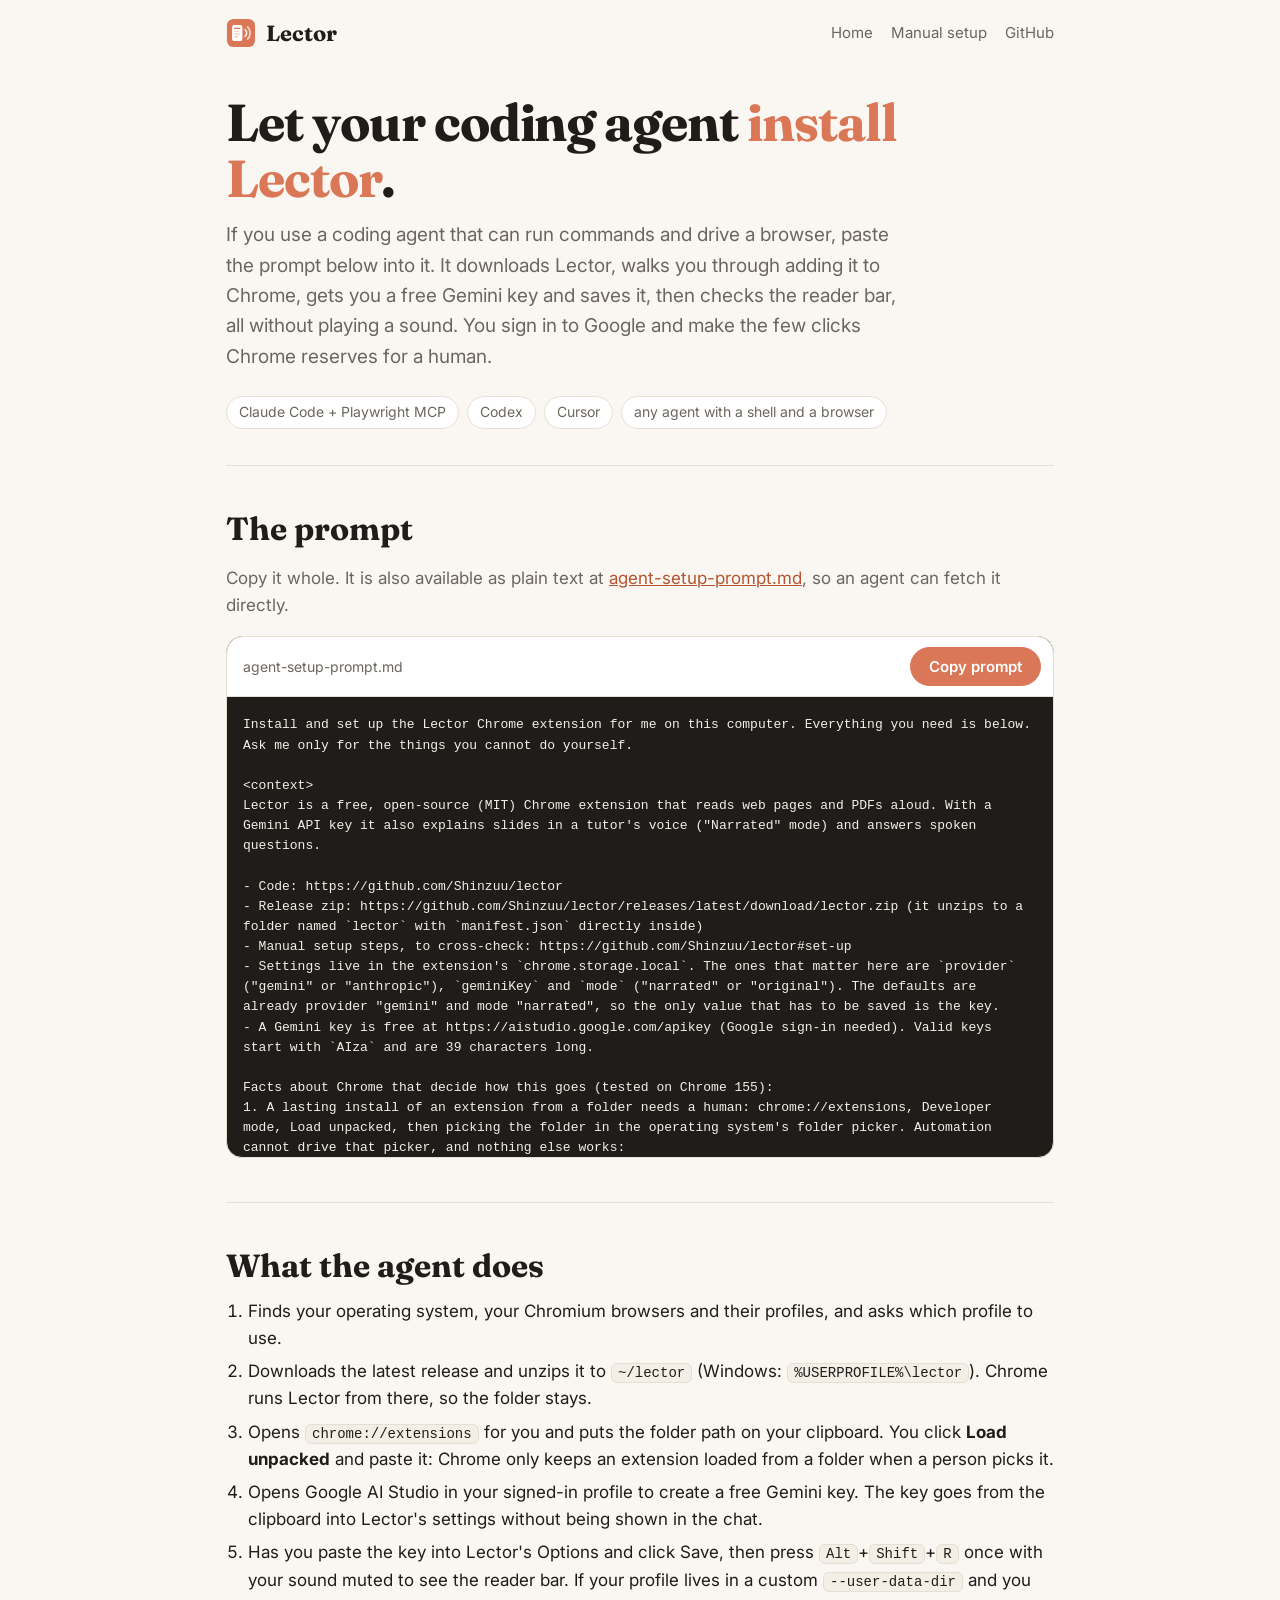
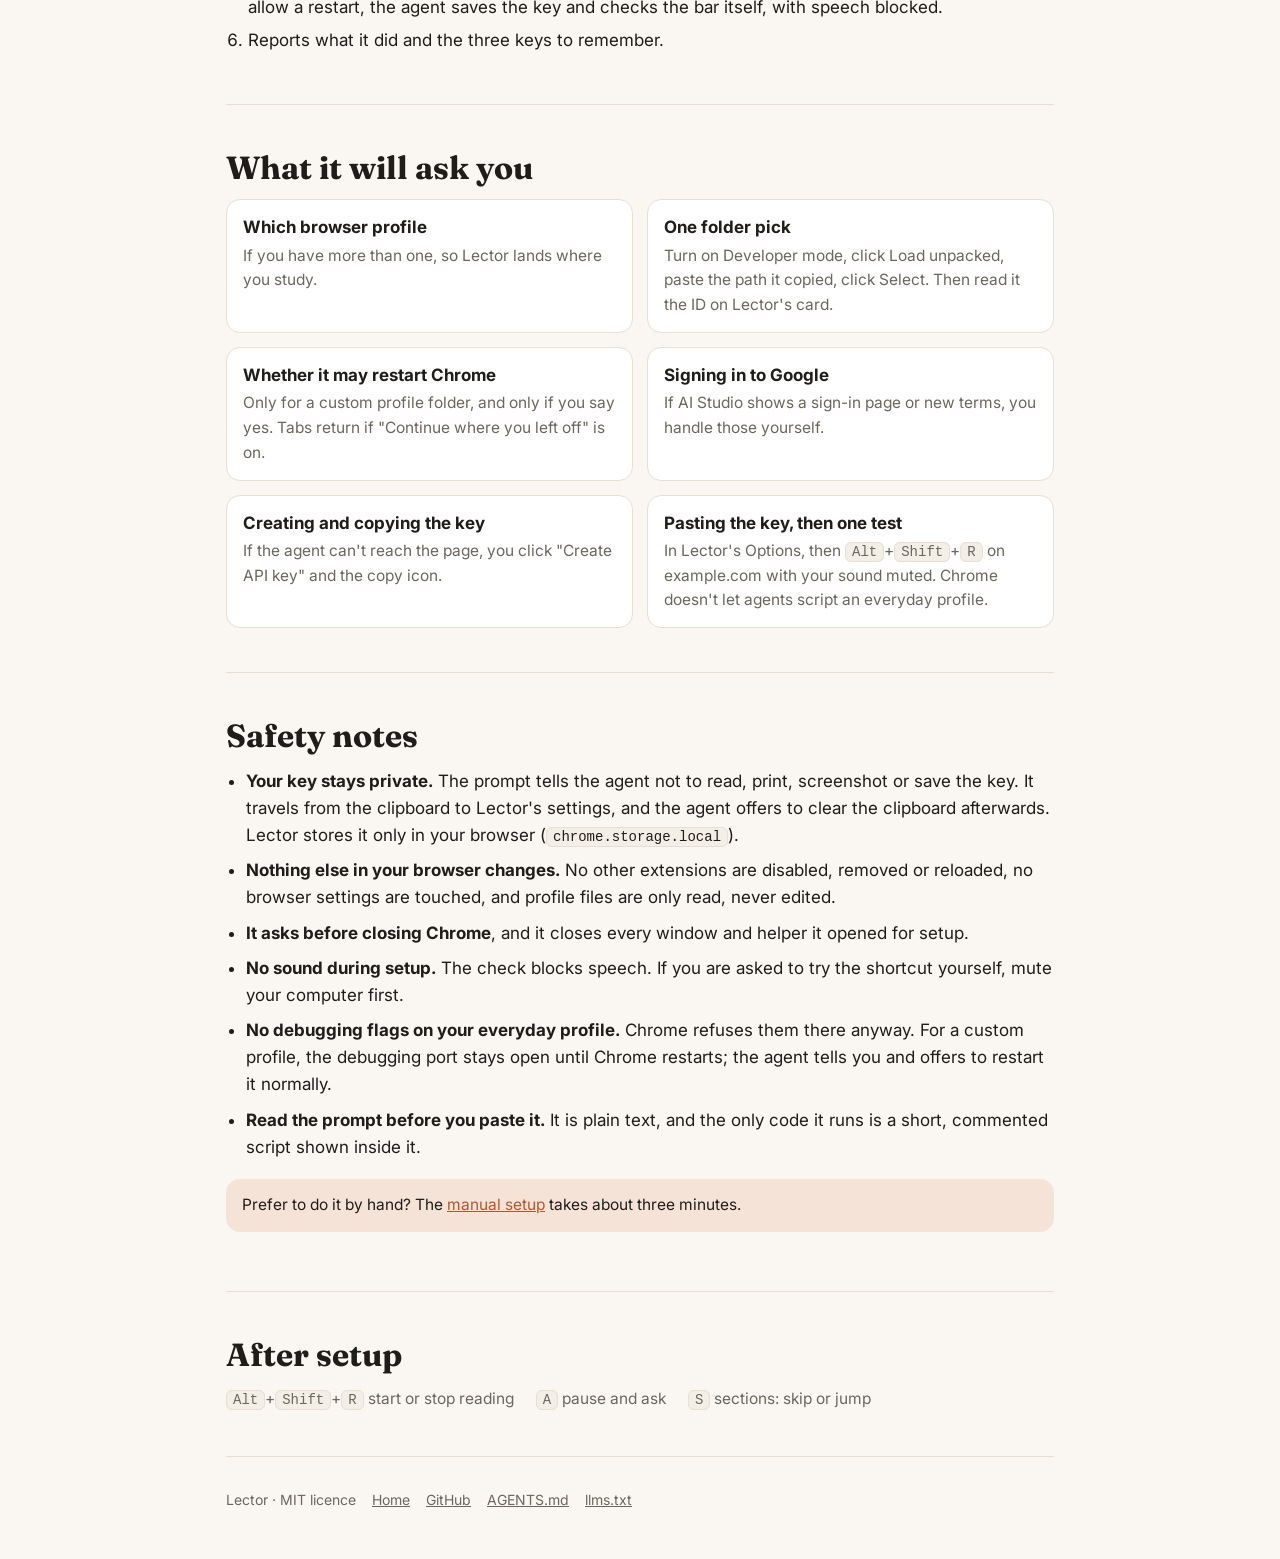
<file: docs/agent-setup.html>
<!doctype html>
<html lang="en">
<head>
<meta charset="utf-8">
<meta name="viewport" content="width=device-width, initial-scale=1">
<title>Lector · Install with an agent</title>
<meta name="description" content="Paste one prompt into Claude Code, Codex, Cursor or another coding agent and it installs and sets up Lector for you.">
<link rel="icon" href="icon.svg" type="image/svg+xml">
<link rel="alternate" type="text/markdown" href="agent-setup-prompt.md" title="Agent setup prompt">
<link rel="preconnect" href="https://fonts.googleapis.com">
<link rel="preconnect" href="https://fonts.gstatic.com" crossorigin>
<link href="https://fonts.googleapis.com/css2?family=Fraunces:opsz,wght@9..144,500;9..144,700&family=Inter:wght@400;500;600&display=swap" rel="stylesheet">
<style>
  :root{--bg:#faf7f2;--bg2:#f3eee6;--card:#fff;--ink:#1f1d1a;--mute:#6b665e;--line:#e6dfd4;--acc:#d97757;--acc2:#c4663f;--acc-text:#b25530;--soft:#f6e3d8;--code:#1f1d1a;--code-ink:#f3efe8;color-scheme:light}
  @media (prefers-color-scheme: dark){:root:not([data-theme="light"]){--bg:#14130f;--bg2:#1b1a16;--card:#1f1d19;--ink:#f3efe8;--mute:#a39d93;--line:#2e2b26;--acc-text:#e48a6b;--soft:#3a2a22;--code:#0e0d0b;--code-ink:#ece6dc;color-scheme:dark}}
  :root[data-theme="dark"]{--bg:#14130f;--bg2:#1b1a16;--card:#1f1d19;--ink:#f3efe8;--mute:#a39d93;--line:#2e2b26;--acc-text:#e48a6b;--soft:#3a2a22;--code:#0e0d0b;--code-ink:#ece6dc;color-scheme:dark}
  *{box-sizing:border-box}
  body{margin:0;background:var(--bg);color:var(--ink);font:17px/1.6 Inter,ui-sans-serif,system-ui,-apple-system,"Segoe UI",sans-serif;-webkit-font-smoothing:antialiased}
  a{color:var(--acc-text)}
  .wrap{max-width:860px;margin:0 auto;padding:0 16px}
  nav{display:flex;align-items:center;gap:12px;padding:18px 0;flex-wrap:wrap}
  nav .brand{display:flex;align-items:center;gap:10px;font:700 22px Fraunces,Georgia,serif;color:var(--ink);text-decoration:none}
  nav .brand img{width:30px;height:30px}
  nav .links{margin-left:auto;display:flex;gap:18px;font-size:15px}
  nav .links a{color:var(--mute);text-decoration:none} nav .links a:hover{color:var(--ink)}
  h1{font:700 clamp(32px,6vw,52px)/1.08 Fraunces,Georgia,serif;letter-spacing:-.02em;margin:28px 0 14px}
  h1 em{font-style:normal;color:var(--acc)}
  h2{font:700 clamp(24px,4vw,32px)/1.2 Fraunces,Georgia,serif;margin:0 0 12px}
  .lead{font-size:19px;color:var(--mute);margin:0 0 24px;max-width:36em}
  section{padding:44px 0;border-top:1px solid var(--line)}
  header{padding-bottom:36px}
  .agents{display:flex;flex-wrap:wrap;gap:8px;margin:0;padding:0;list-style:none}
  .agents li{font-size:14px;border:1px solid var(--line);border-radius:999px;padding:4px 12px;color:var(--mute);background:var(--card)}
  ol.how{margin:0;padding-left:22px} ol.how li{margin:6px 0}
  .muted{color:var(--mute)}
  code,kbd{font:14px ui-monospace,SFMono-Regular,Menlo,Consolas,monospace;background:var(--bg2);border:1px solid var(--line);border-radius:6px;padding:1px 6px;overflow-wrap:anywhere}
  .promptbox{border:1px solid var(--line);border-radius:16px;overflow:hidden;background:var(--code)}
  .bar{display:flex;align-items:center;gap:10px;padding:10px 12px 10px 16px;background:var(--card);border-bottom:1px solid var(--line);flex-wrap:wrap}
  .bar span{font-size:14px;color:var(--mute);margin-right:auto}
  .btn{display:inline-flex;align-items:center;gap:8px;padding:9px 18px;border-radius:999px;font:600 15px Inter,system-ui,sans-serif;text-decoration:none;border:1px solid var(--line);color:var(--ink);background:transparent;cursor:pointer}
  .btn.primary{background:var(--acc);border-color:var(--acc);color:#fff} .btn.primary:hover{background:var(--acc2)}
  .btn:hover{border-color:var(--acc)}
  .btn:focus-visible{outline:2px solid var(--acc);outline-offset:2px}
  pre{margin:0;max-height:460px;overflow:auto;padding:18px 16px;color:var(--code-ink);font:13px/1.55 ui-monospace,SFMono-Regular,Menlo,Consolas,monospace;white-space:pre-wrap;overflow-wrap:anywhere}
  pre code{all:unset;font:inherit}
  .asks{display:grid;grid-template-columns:repeat(2,minmax(0,1fr));gap:14px;margin:0;padding:0;list-style:none}
  .asks li{background:var(--card);border:1px solid var(--line);border-radius:14px;padding:14px 16px}
  .asks b{display:block;margin-bottom:2px}
  .asks p{margin:0;color:var(--mute);font-size:15.5px}
  ul.safe{margin:0;padding-left:20px} ul.safe li{margin:8px 0}
  .note{background:var(--soft);border-radius:14px;padding:14px 16px;font-size:15.5px;margin-top:18px}
  .keys{display:flex;flex-wrap:wrap;gap:10px 22px;font-size:15.5px;color:var(--mute)}
  footer{padding:32px 0 48px;border-top:1px solid var(--line);color:var(--mute);font-size:14px;display:flex;gap:16px;flex-wrap:wrap}
  footer a{color:var(--mute)}
  #status{font-size:14px;color:var(--acc-text);min-height:1em}
  @media (max-width:640px){.asks{grid-template-columns:1fr}nav .links{gap:14px}body{font-size:16px}.lead{font-size:17px}}
</style>
</head>
<body>
<div class="wrap">
  <nav>
    <a class="brand" href="index.html"><img src="icon.svg" alt="">Lector</a>
    <div class="links"><a href="index.html">Home</a><a href="index.html#setup">Manual setup</a><a href="https://github.com/Shinzuu/lector">GitHub</a></div>
  </nav>

  <header>
    <h1>Let your coding agent <em>install Lector</em>.</h1>
    <p class="lead">If you use a coding agent that can run commands and drive a browser, paste the prompt below into it.
      It downloads Lector, walks you through adding it to Chrome, gets you a free Gemini key and saves it, then checks the
      reader bar, all without playing a sound. You sign in to Google and make the few clicks Chrome reserves for a human.</p>
    <ul class="agents" aria-label="Works with">
      <li>Claude Code + Playwright MCP</li><li>Codex</li><li>Cursor</li><li>any agent with a shell and a browser</li>
    </ul>
  </header>

  <section id="prompt">
    <h2>The prompt</h2>
    <p class="muted">Copy it whole. It is also available as plain text at <a href="agent-setup-prompt.md">agent-setup-prompt.md</a>, so an agent can fetch it directly.</p>
    <div class="promptbox">
      <div class="bar"><span>agent-setup-prompt.md</span><span id="status" role="status" aria-live="polite"></span>
        <button class="btn primary" id="copy" type="button">Copy prompt</button></div>
      <pre><code id="prompt-text">Install and set up the Lector Chrome extension for me on this computer. Everything you need is below. Ask me only for the things you cannot do yourself.

&lt;context&gt;
Lector is a free, open-source (MIT) Chrome extension that reads web pages and PDFs aloud. With a Gemini API key it also explains slides in a tutor's voice ("Narrated" mode) and answers spoken questions.

- Code: https://github.com/Shinzuu/lector
- Release zip: https://github.com/Shinzuu/lector/releases/latest/download/lector.zip (it unzips to a folder named `lector` with `manifest.json` directly inside)
- Manual setup steps, to cross-check: https://github.com/Shinzuu/lector#set-up
- Settings live in the extension's `chrome.storage.local`. The ones that matter here are `provider` ("gemini" or "anthropic"), `geminiKey` and `mode` ("narrated" or "original"). The defaults are already provider "gemini" and mode "narrated", so the only value that has to be saved is the key.
- A Gemini key is free at https://aistudio.google.com/apikey (Google sign-in needed). Valid keys start with `AIza` and are 39 characters long.

Facts about Chrome that decide how this goes (tested on Chrome 155):
1. A lasting install of an extension from a folder needs a human: chrome://extensions, Developer mode, Load unpacked, then picking the folder in the operating system's folder picker. Automation cannot drive that picker, and nothing else works:
   - branded Chrome ignores `--load-extension` (since version 137);
   - the DevTools method `Extensions.loadUnpacked` (with `--enable-unsafe-extension-debugging`) loads it for the current session only, and Chrome removes it on the next restart;
   - a synthetic folder drop onto chrome://extensions does nothing.
2. Chrome refuses `--remote-debugging-port` when the profile lives in the browser's default data directory ("DevTools remote debugging requires a non-default data directory"). Default directories:
   - Linux: `~/.config/google-chrome` (Chromium `~/.config/chromium`, Edge `~/.config/microsoft-edge`, Brave `~/.config/BraveSoftware/Brave-Browser`)
   - macOS: `~/Library/Application Support/Google/Chrome` (Edge `.../Microsoft Edge`, Brave `.../BraveSoftware/Brave-Browser`)
   - Windows: `%LOCALAPPDATA%\Google\Chrome\User Data` (Edge `%LOCALAPPDATA%\Microsoft\Edge\User Data`, Brave `%LOCALAPPDATA%\BraveSoftware\Brave-Browser\User Data`)
   So for an everyday profile you cannot script the browser at all; I paste the key into Lector's Options page myself. Only a profile in a custom `--user-data-dir` can be scripted, after a relaunch with a debugging port.
3. Command-line flags only take effect when no browser process is running on that data directory; otherwise the launch just opens a window in the running browser. Opening a URL that way (`google-chrome --profile-directory=&lt;folder&gt; &lt;url&gt;`) is fine and is how you open pages for me.
4. Chrome derives an unpacked extension's ID from its folder path. Keeping the same folder keeps the same ID and the same settings when Lector is updated later.
5. `Extensions.uninstall` deletes the extension's stored settings, `chrome.runtime.reload()` unloads an unpacked extension, and `Extensions.loadUnpacked` on top of my real install replaces it with a session-only one. Use none of them.
6. Chrome writes extension entries to the profile's `Preferences` file (on Linux, `extensions.settings.&lt;id&gt;.path`; not `Secure Preferences`), sometimes only when it next exits cleanly. The `Local State` file's `profile.info_cache` maps profile folders (`Default`, `Profile 1`) to the names I see.
7. On some Linux systems the `google-chrome` launcher adds flags from `~/.config/chrome-flags.conf`, so a process's command line can show flags you did not pass. To find a running browser, list processes whose executable is the browser binary itself (`/opt/google/chrome/chrome`, `.../Google Chrome.app/Contents/MacOS/Google Chrome`, `chrome.exe`) and keep only the one without a `--type=` argument; that is the main process. Crash handlers (`chrome_crashpad_handler`) and your own shell also match a loose `pgrep -f` or `pkill -f`, and `pkill -f &lt;dir&gt;` can kill your own shell, so never signal by pattern. On Linux, for example: `ps -eo pid=,args= | awk '$2 ~ /\/chrome$/ &amp;&amp; !/--type=/'`, then signal that one PID.
&lt;/context&gt;

&lt;task&gt;
Get Lector installed for good in the browser profile I choose, with my Gemini key saved and Narrated mode on, check that it works without playing any sound, and change nothing else in my browser.
&lt;/task&gt;

&lt;requirements&gt;
1. Detect the setup. Find the operating system, which Chromium-based browsers are installed (Chrome, Edge, Brave, Chromium), which are running and with what `--user-data-dir` and `--profile-directory`, and the profiles in each data directory (fact 6). Show me the browsers and profile names and ask which one to install into. Check whether Lector is already installed there: read (do not edit) that profile's `Preferences` and look for an entry under `extensions.settings` whose `path` ends in `lector`. If the profile has no `Preferences` file or no such entry, treat Lector as not installed. Run `node --version` too; the helper script needs Node 22 or newer.

2. Download and unzip to a folder that stays put, because Chrome runs Lector from it:
   - Linux / macOS: `curl -fsSL -o "${TMPDIR:-/tmp}/lector.zip" https://github.com/Shinzuu/lector/releases/latest/download/lector.zip &amp;&amp; unzip -qo "${TMPDIR:-/tmp}/lector.zip" -d "$HOME"`, giving `~/lector`.
   - Windows (PowerShell): `Invoke-WebRequest https://github.com/Shinzuu/lector/releases/latest/download/lector.zip -OutFile $env:TEMP\lector.zip; Expand-Archive $env:TEMP\lector.zip -DestinationPath $env:USERPROFILE -Force`, giving `%USERPROFILE%\lector`.
   Confirm `manifest.json` is directly inside that folder and use its absolute path from here on. If the folder already exists it is an earlier Lector: overwrite it in place, keeping the same path. If Lector was already installed from that folder, skip step 3 and ask me to click the reload arrow on Lector's card in chrome://extensions so the new files load.

3. Install (the one step that always needs me, fact 1):
   a. Copy the lector folder's absolute path to the clipboard (`wl-copy`, `xclip -selection clipboard`, `pbcopy`, or PowerShell `Set-Clipboard`) and also show it to me.
   b. Open the extensions page in the chosen profile by running the browser binary with `--profile-directory=&lt;folder&gt; chrome://extensions` (Edge: `edge://extensions`). If no tab opens, ask me to type `chrome://extensions` in the address bar.
   c. Tell me exactly what to do: switch on Developer mode (top right; bottom left in Edge), click Load unpacked, paste the path into the folder picker (Linux: Ctrl+L, then paste; macOS: Cmd+Shift+G, then paste; Windows: paste into the address bar at the top of the picker), press Enter, and click Select. Ask me to pin Lector from the puzzle-piece menu. Then wait until I say it is done.
   d. Ask me to read you the ID shown on Lector's card (32 letters a to p). Confirm it later from `Preferences` (fact 6) if the entry is there; if not, my confirmation is enough.

4. Get the Gemini key:
   a. Open https://aistudio.google.com/apikey in the chosen, signed-in profile: with your browser tool if it can drive that profile, otherwise by running the browser binary with that URL (fact 3).
   b. If the page asks me to sign in, stop and ask me to sign in, then wait. If Google shows terms to accept, ask me to accept them; do not accept on my behalf.
   c. Click "Create API key" (accept the suggested project, or create one), or ask me to click it if your tool cannot reach my profile. Then click the copy icon next to the new key, or ask me to. If I already have a key, I can copy it myself and you skip creating one.
   d. Keep the key out of the conversation. Do not read it from the page into your context, take screenshots or page snapshots while it is visible, or print, echo, log or save it to any file. It goes from the clipboard straight into Lector: by my paste (step 5) or by the helper script's standard input (step 6).

5. Save the settings, everyday profile (default data directory):
   a. Open Lector's options page in that profile: run the browser binary with `--profile-directory=&lt;folder&gt; chrome-extension://&lt;id&gt;/src/options.html`, or ask me to right-click the Lector icon and choose Options.
   b. Ask me to paste the key into "Gemini API key", check that "Narrated" is selected, and click Save. Saving writes `provider`, `geminiKey` and `mode` to `chrome.storage.local`. I should see "Saved." next to the button.
   c. Check it: open https://example.com in that profile and ask me to mute my computer's sound first (muting the tab is not enough, because Lector plays its voice from a hidden extension page), then press Alt+Shift+R. I confirm the reader bar appears at the bottom of the page and close it with Esc.

6. Save the settings, custom profile (non-default data directory), only if I agree to a restart:
   a. If that browser is running on that data directory, tell me it has to restart with a debugging port, that tabs come back only if "Continue where you left off" is on, and wait for my yes. If I say no, use step 5 instead. Quit it gracefully (macOS `osascript -e 'quit app "Google Chrome"'`; Windows `taskkill /IM chrome.exe` without `/F`; Linux `kill -TERM &lt;pid&gt;` on the main browser process found as in fact 7) and wait until that PID has exited.
   b. Relaunch it on the same profile with `--user-data-dir=&lt;dir&gt; --profile-directory=&lt;folder&gt; --remote-debugging-port=9333`, detached from your shell, and wait until `http://127.0.0.1:9333/json/version` answers. Do not add `--enable-unsafe-extension-debugging`; nothing here needs it.
   c. Save the helper script below to a temporary folder (not inside the lector folder) and run it with the key piped from the clipboard, so the key never appears in a command line or in your output: `wl-paste -n | node lector-check.mjs 9333` (X11 `xclip -selection clipboard -o`, macOS `pbpaste`, Windows `powershell -command Get-Clipboard |`). It finds the installed Lector, writes `provider`, `mode` and `geminiKey` from Lector's own options page, checks the key against Gemini's model list, and opens the reader bar on a local test page with speech blocked. Exit code 0 means everything passed; 1 means the settings or the reader bar check failed; 3 means Lector is not installed and enabled in this profile (go back to step 3); 4 means the bar works but the key is missing, malformed or rejected by Gemini (ask me to copy the key again and rerun).
   d. The debugging port stays open until this browser quits. Tell me, and offer to restart it normally (asking first, as in 6a) to close the port.

7. Once the key is saved and checked, offer to clear the clipboard (`wl-copy --clear`, `xclip -selection clipboard &lt; /dev/null`, `pbcopy &lt; /dev/null`, `Set-Clipboard -Value $null`).

8. Keep the sound off throughout. Never start Lector reading aloud yourself and never press Test voice in Options: I may be listening to something, and setup should be silent. The helper script blocks speech in its check, and in step 5c I press the key with my sound muted.
&lt;/requirements&gt;

&lt;decisions&gt;
Already decided:
- Install folder: `~/lector` (Windows `%USERPROFILE%\lector`), kept permanently.
- Settings: provider "gemini", mode "narrated", my key. Nothing else.
- The install itself is my Load unpacked click (fact 1). Step 6 is only for a custom data directory and only with my yes; otherwise step 5.

Your call:
- If Node 22+ is missing, port the helper script to the CDP client you have (Python `websockets`, or Playwright's `connect_over_cdp`) with the same steps, or fall back to step 5.
- The debugging port number, if 9333 is taken.

Ask me before:
- closing or restarting any browser window;
- choosing a profile, if there is more than one;
- anything not described here.

Leave everything else alone. Add Lector and its three settings and change nothing else in my browser or profile: do not disable, uninstall, reload or reconfigure other extensions, do not change browser settings or flags beyond the one relaunch in step 6, do not create new profiles or data directories, do not edit `Preferences`, `Secure Preferences` or `Local State` (you only read them), do not copy or move profiles, and do not read cookies, passwords, history or other sites' data. If a step fails, stop and tell me instead of working around it inside my profile.
&lt;/decisions&gt;

&lt;helper_script&gt;
Save as `lector-check.mjs` (step 6 only). It reads the key from standard input and prints only its length and whether it looks like a Gemini key.

```js
// lector-check.mjs: for a Chrome started with --remote-debugging-port on a custom --user-data-dir.
// Finds the installed Lector, saves its settings, and opens the reader bar once with speech blocked.
//   &lt;key on stdin&gt; | node lector-check.mjs &lt;port&gt;
// Empty stdin keeps the current key. The key itself is never printed.
import { createServer } from "node:http";
const port = process.argv[2] || "9333";
const sleep = (ms) =&gt; new Promise((r) =&gt; setTimeout(r, ms));
let key = "";
if (!process.stdin.isTTY) for await (const c of process.stdin) key += c;
key = key.trim();

const ver = await (await fetch(`http://127.0.0.1:${port}/json/version`)).json();
const ws = new WebSocket(ver.webSocketDebuggerUrl);
let n = 0; const wait = new Map();
ws.onmessage = (e) =&gt; { const m = JSON.parse(e.data); wait.get(m.id)?.(m); };
await new Promise((ok, bad) =&gt; { ws.onopen = ok; ws.onerror = () =&gt; bad(new Error("cannot connect")); });
const send = (method, params = {}, sessionId) =&gt; new Promise((r) =&gt; { const id = ++n; wait.set(id, r);
  ws.send(JSON.stringify({ id, method, params, ...(sessionId ? { sessionId } : {}) })); });
const opened = [];
async function open(url) {
  const { result: { targetId } } = await send("Target.createTarget", { url, background: true });
  opened.push(targetId);
  const { result: { sessionId } } = await send("Target.attachToTarget", { targetId, flatten: true });
  return async (expression) =&gt; {
    for (let i = 0; ; i++) {
      const r = await send("Runtime.evaluate", { expression, awaitPromise: true, returnByValue: true }, sessionId);
      if (!r.result?.exceptionDetails) return r.result?.result?.value;
      if (i === 19) throw new Error(r.result.exceptionDetails.exception?.description || "evaluate failed");
      await sleep(300);
    }
  };
}
async function finish(code) {
  for (const targetId of opened) await send("Target.closeTarget", { targetId });
  ws.close(); process.exit(code);
}

// 1. Find Lector among the installed extensions (read only).
const ext = await open("chrome://extensions");
const found = await ext(`new Promise((r) =&gt; chrome.developerPrivate.getExtensionsInfo((l) =&gt;
  r(l.filter((x) =&gt; x.name === "Lector").map((x) =&gt; ({ id: x.id, state: x.state, location: x.location })))))`);
console.log("installed: " + JSON.stringify(found));
const lector = found?.find((x) =&gt; x.state === "ENABLED");
if (!lector) { console.log("Lector is not installed and enabled in this profile."); await finish(3); }

// 2. Save the settings from Lector's options page, then read them back without the key.
const opt = await open(`chrome-extension://${lector.id}/src/options.html`);
const settings = { provider: "gemini", mode: "narrated", ...(key ? { geminiKey: key } : {}) };
await opt(`chrome.storage.local.set(${JSON.stringify(settings)}).then(() =&gt; 1)`);
const saved = await opt(`(async () =&gt; {
  const s = await chrome.storage.local.get(["provider", "mode", "geminiKey"]);
  const k = s.geminiKey || "";
  const accepted = k ? (await fetch("https://generativelanguage.googleapis.com/v1beta/models", { headers: { "x-goog-api-key": k } })).ok : null;
  return { provider: s.provider, mode: s.mode, keyLength: k.length, looksLikeGeminiKey: /^AIza[\\w-]{35}$/.test(k), acceptedByGemini: accepted };
})()`);
console.log("settings: " + JSON.stringify(saved));

// 3. Serve a test page on localhost, block speech in Lector's own world, open the bar, read it, close it.
const html = "&lt;!doctype html&gt;&lt;title&gt;Lector test&lt;/title&gt;&lt;h1&gt;Lector test&lt;/h1&gt;&lt;p&gt;This page checks that the reader bar opens. It has two sentences.&lt;/p&gt;";
const server = createServer((_, res) =&gt; res.writeHead(200, { "content-type": "text/html" }).end(html)).listen(0, "127.0.0.1");
await new Promise((r) =&gt; server.once("listening", r));
const testUrl = `http://127.0.0.1:${server.address().port}/`;
await open(testUrl);
await sleep(1500);
const bar = await opt(`(async () =&gt; {
  const audioBefore = await chrome.offscreen.hasDocument();
  const [t] = await chrome.tabs.query({ url: ${JSON.stringify(testUrl + "*")} });
  const inTab = (o) =&gt; chrome.scripting.executeScript({ target: { tabId: t.id }, ...o });
  await inTab({ func: () =&gt; {
    const send = chrome.runtime.sendMessage.bind(chrome.runtime);
    chrome.runtime.sendMessage = (m, ...a) =&gt; (m &amp;&amp; m.type === "tts" ? Promise.resolve({ ok: true }) : send(m, ...a));
    speechSynthesis.speak = () =&gt; {};
  } });
  await inTab({ files: ["src/reader.js"] });
  await inTab({ func: () =&gt; window.__lector.command("toggle") });
  await new Promise((r) =&gt; setTimeout(r, 1500));
  const [{ result }] = await inTab({ func: () =&gt; {
    const u = window.__lector._ui, st = window.__lector._state;
    const out = { barShown: !!u.host?.isConnected, mode: st.mode, status: u.status?.textContent || "" };
    window.__lector.command("toggle");
    return out;
  } });
  return { ...result, audioStarted: !audioBefore &amp;&amp; (await chrome.offscreen.hasDocument()) };
})()`);
console.log("reader bar: " + JSON.stringify(bar));
server.close();
if (!(bar?.barShown &amp;&amp; !bar.audioStarted &amp;&amp; saved.provider === "gemini" &amp;&amp; saved.mode === "narrated")) await finish(1);
await finish(saved.looksLikeGeminiKey &amp;&amp; saved.acceptedByGemini !== false ? 0 : 4);
```
&lt;/helper_script&gt;

&lt;verification&gt;
Before you report, confirm each of these and say how you know:
- Lector is installed in the chosen profile from the lector folder: my confirmation and its ID, plus the `Preferences` entry or the script's `installed:` line when available.
- The settings are saved: provider "gemini", mode "narrated", and a 39-character key starting with `AIza`. In step 5 that is the "Saved." message I saw; in step 6 it is `keyLength` 39, `looksLikeGeminiKey` true, and `acceptedByGemini` true when the network allows.
- The reader bar opened on a test page and no sound played: `barShown` true and `audioStarted` false (step 6), or my confirmation with sound muted (step 5).
- Every tab, window or process you opened for setup is closed, apart from my own browser.
- The key appears nowhere in your messages, commands or files.
&lt;/verification&gt;

&lt;output&gt;
Finish with a short report:
- the browser, profile and steps used, and the lector folder path;
- each check above and its result;
- anything you could not do and what I should do about it;
- the three keys to remember: Alt+Shift+R starts or stops reading on any page; A pauses so I can ask a question out loud (say "continue" to go on); S opens the sections list to skip or jump. Also mention that PDF links open in Lector's own viewer, that I should keep the lector folder (Chrome runs Lector from it), and that for PDFs on my computer I can turn on "Allow access to file URLs" in Lector's Details on chrome://extensions.
&lt;/output&gt;
</code></pre>
    </div>
  </section>

  <section id="how">
    <h2>What the agent does</h2>
    <ol class="how">
      <li>Finds your operating system, your Chromium browsers and their profiles, and asks which profile to use.</li>
      <li>Downloads the latest release and unzips it to <code>~/lector</code> (Windows: <code>%USERPROFILE%\lector</code>). Chrome runs Lector from there, so the folder stays.</li>
      <li>Opens <code>chrome://extensions</code> for you and puts the folder path on your clipboard. You click <b>Load unpacked</b> and paste it: Chrome only keeps an extension loaded from a folder when a person picks it.</li>
      <li>Opens Google AI Studio in your signed-in profile to create a free Gemini key. The key goes from the clipboard into Lector's settings without being shown in the chat.</li>
      <li>Has you paste the key into Lector's Options and click Save, then press <kbd>Alt</kbd>+<kbd>Shift</kbd>+<kbd>R</kbd> once with your sound muted to see the reader bar. If your profile lives in a custom <code>--user-data-dir</code> and you allow a restart, the agent saves the key and checks the bar itself, with speech blocked.</li>
      <li>Reports what it did and the three keys to remember.</li>
    </ol>
  </section>

  <section id="asks">
    <h2>What it will ask you</h2>
    <ul class="asks">
      <li><b>Which browser profile</b><p>If you have more than one, so Lector lands where you study.</p></li>
      <li><b>One folder pick</b><p>Turn on Developer mode, click Load unpacked, paste the path it copied, click Select. Then read it the ID on Lector's card.</p></li>
      <li><b>Whether it may restart Chrome</b><p>Only for a custom profile folder, and only if you say yes. Tabs return if "Continue where you left off" is on.</p></li>
      <li><b>Signing in to Google</b><p>If AI Studio shows a sign-in page or new terms, you handle those yourself.</p></li>
      <li><b>Creating and copying the key</b><p>If the agent can't reach the page, you click "Create API key" and the copy icon.</p></li>
      <li><b>Pasting the key, then one test</b><p>In Lector's Options, then <kbd>Alt</kbd>+<kbd>Shift</kbd>+<kbd>R</kbd> on example.com with your sound muted. Chrome doesn't let agents script an everyday profile.</p></li>
    </ul>
  </section>

  <section id="safety">
    <h2>Safety notes</h2>
    <ul class="safe">
      <li><b>Your key stays private.</b> The prompt tells the agent not to read, print, screenshot or save the key. It travels from the clipboard to Lector's settings, and the agent offers to clear the clipboard afterwards. Lector stores it only in your browser (<code>chrome.storage.local</code>).</li>
      <li><b>Nothing else in your browser changes.</b> No other extensions are disabled, removed or reloaded, no browser settings are touched, and profile files are only read, never edited.</li>
      <li><b>It asks before closing Chrome</b>, and it closes every window and helper it opened for setup.</li>
      <li><b>No sound during setup.</b> The check blocks speech. If you are asked to try the shortcut yourself, mute your computer first.</li>
      <li><b>No debugging flags on your everyday profile.</b> Chrome refuses them there anyway. For a custom profile, the debugging port stays open until Chrome restarts; the agent tells you and offers to restart it normally.</li>
      <li><b>Read the prompt before you paste it.</b> It is plain text, and the only code it runs is a short, commented script shown inside it.</li>
    </ul>
    <p class="note">Prefer to do it by hand? The <a href="index.html#setup">manual setup</a> takes about three minutes.</p>
  </section>

  <section id="keys">
    <h2>After setup</h2>
    <div class="keys"><span><kbd>Alt</kbd>+<kbd>Shift</kbd>+<kbd>R</kbd> start or stop reading</span><span><kbd>A</kbd> pause and ask</span><span><kbd>S</kbd> sections: skip or jump</span></div>
  </section>

  <footer>
    <span>Lector · MIT licence</span>
    <a href="index.html">Home</a>
    <a href="https://github.com/Shinzuu/lector">GitHub</a>
    <a href="https://github.com/Shinzuu/lector/blob/main/AGENTS.md">AGENTS.md</a>
    <a href="llms.txt">llms.txt</a>
  </footer>
</div>
<script>
(function () {
  var btn = document.getElementById("copy");
  var status = document.getElementById("status");
  var src = document.getElementById("prompt-text");
  function done(ok) {
    status.textContent = ok ? "Copied. Paste it into your agent." : "Copy failed. Select the text and copy it.";
    btn.textContent = ok ? "Copied" : "Copy prompt";
    setTimeout(function () { btn.textContent = "Copy prompt"; status.textContent = ""; }, 3000);
  }
  function fallback(text) {
    var ta = document.createElement("textarea");
    ta.value = text;
    ta.setAttribute("readonly", "");
    ta.style.position = "fixed"; ta.style.top = "-1000px"; ta.style.opacity = "0";
    document.body.appendChild(ta);
    ta.select();
    var ok = false;
    try { ok = document.execCommand("copy"); } catch (e) {}
    document.body.removeChild(ta);
    done(ok);
  }
  btn.addEventListener("click", function () {
    var text = src.textContent;
    if (navigator.clipboard && window.isSecureContext) {
      navigator.clipboard.writeText(text).then(function () { done(true); }, function () { fallback(text); });
    } else {
      fallback(text);
    }
  });
})();
</script>
</body>
</html>
</file>
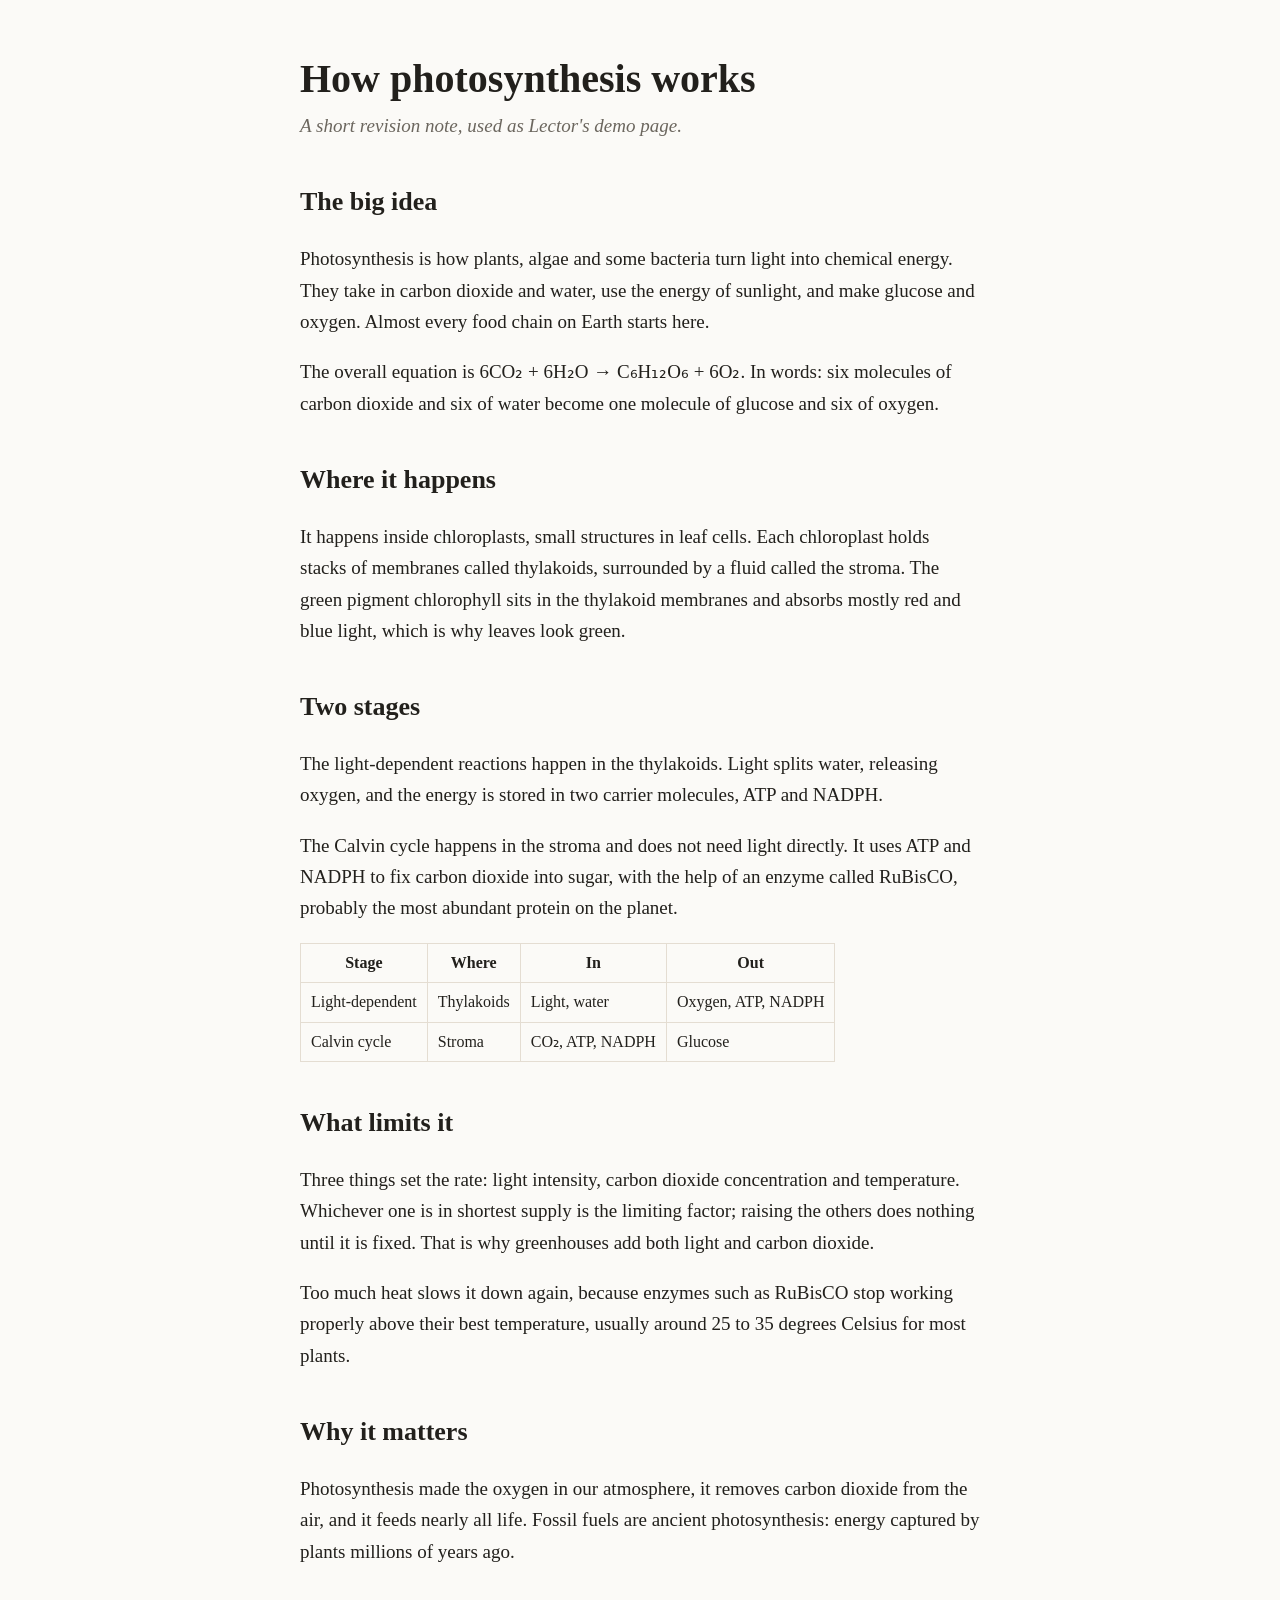
<file: docs/demo.html>
<!doctype html>
<html lang="en">
<head>
<meta charset="utf-8">
<meta name="viewport" content="width=device-width, initial-scale=1">
<title>How photosynthesis works · Lector demo page</title>
<style>
  body{margin:0;background:#fbfaf7;color:#22201c;font:19px/1.65 Georgia,"Iowan Old Style",serif}
  main{max-width:680px;margin:0 auto;padding:56px 20px 160px}
  h1{font-size:40px;line-height:1.15;margin:0 0 8px} .dek{color:#6b665e;margin:0 0 32px;font-style:italic}
  h2{font-size:26px;margin:40px 0 10px} table{border-collapse:collapse;margin:12px 0} td,th{border:1px solid #e4ddd2;padding:6px 10px;font-size:16px}
</style>
</head>
<body>
<main>
<article>
<h1>How photosynthesis works</h1>
<p class="dek">A short revision note, used as Lector's demo page.</p>
<h2>The big idea</h2>
<p>Photosynthesis is how plants, algae and some bacteria turn light into chemical energy. They take in carbon dioxide and water, use the energy of sunlight, and make glucose and oxygen. Almost every food chain on Earth starts here.</p>
<p>The overall equation is 6CO₂ + 6H₂O → C₆H₁₂O₆ + 6O₂. In words: six molecules of carbon dioxide and six of water become one molecule of glucose and six of oxygen.</p>
<h2>Where it happens</h2>
<p>It happens inside chloroplasts, small structures in leaf cells. Each chloroplast holds stacks of membranes called thylakoids, surrounded by a fluid called the stroma. The green pigment chlorophyll sits in the thylakoid membranes and absorbs mostly red and blue light, which is why leaves look green.</p>
<h2>Two stages</h2>
<p>The light-dependent reactions happen in the thylakoids. Light splits water, releasing oxygen, and the energy is stored in two carrier molecules, ATP and NADPH.</p>
<p>The Calvin cycle happens in the stroma and does not need light directly. It uses ATP and NADPH to fix carbon dioxide into sugar, with the help of an enzyme called RuBisCO, probably the most abundant protein on the planet.</p>
<table>
<tr><th>Stage</th><th>Where</th><th>In</th><th>Out</th></tr>
<tr><td>Light-dependent</td><td>Thylakoids</td><td>Light, water</td><td>Oxygen, ATP, NADPH</td></tr>
<tr><td>Calvin cycle</td><td>Stroma</td><td>CO₂, ATP, NADPH</td><td>Glucose</td></tr>
</table>
<h2>What limits it</h2>
<p>Three things set the rate: light intensity, carbon dioxide concentration and temperature. Whichever one is in shortest supply is the limiting factor; raising the others does nothing until it is fixed. That is why greenhouses add both light and carbon dioxide.</p>
<p>Too much heat slows it down again, because enzymes such as RuBisCO stop working properly above their best temperature, usually around 25 to 35 degrees Celsius for most plants.</p>
<h2>Why it matters</h2>
<p>Photosynthesis made the oxygen in our atmosphere, it removes carbon dioxide from the air, and it feeds nearly all life. Fossil fuels are ancient photosynthesis: energy captured by plants millions of years ago.</p>
</article>
</main>
</body>
</html>
</file>
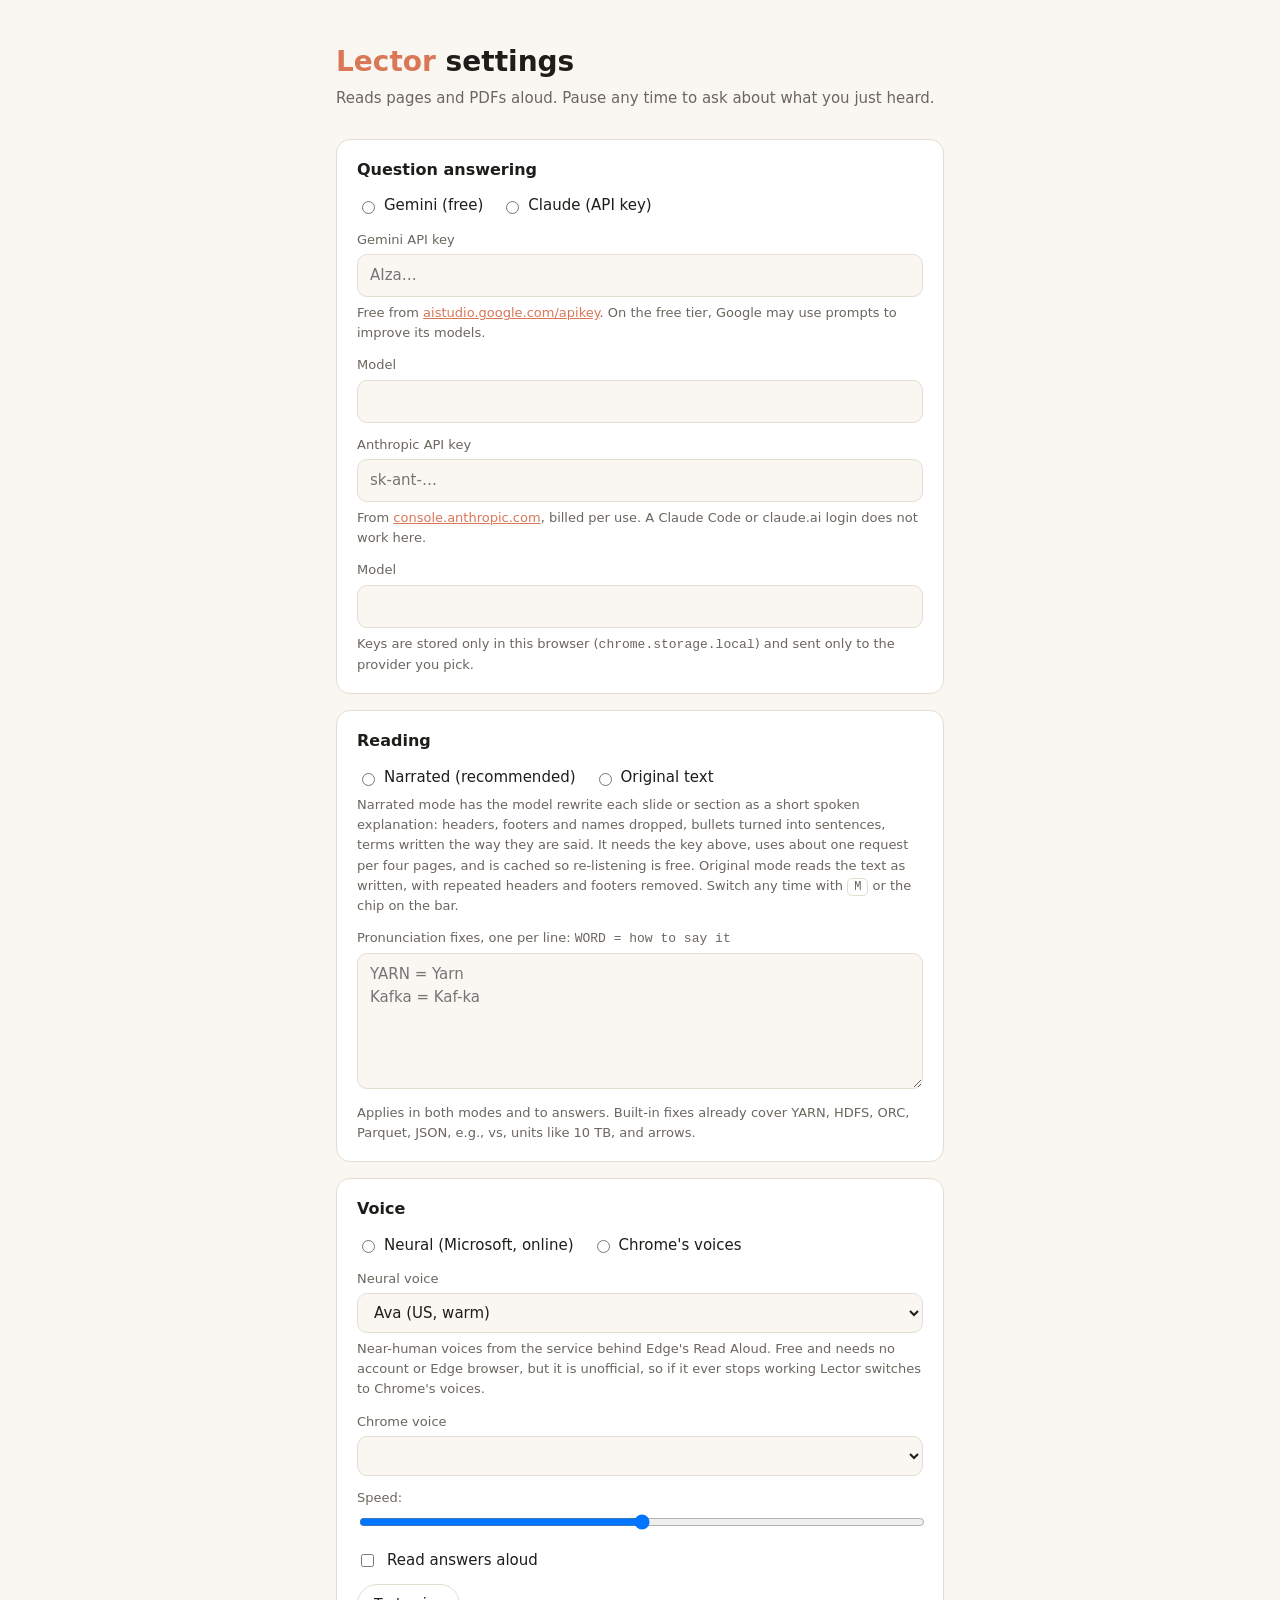
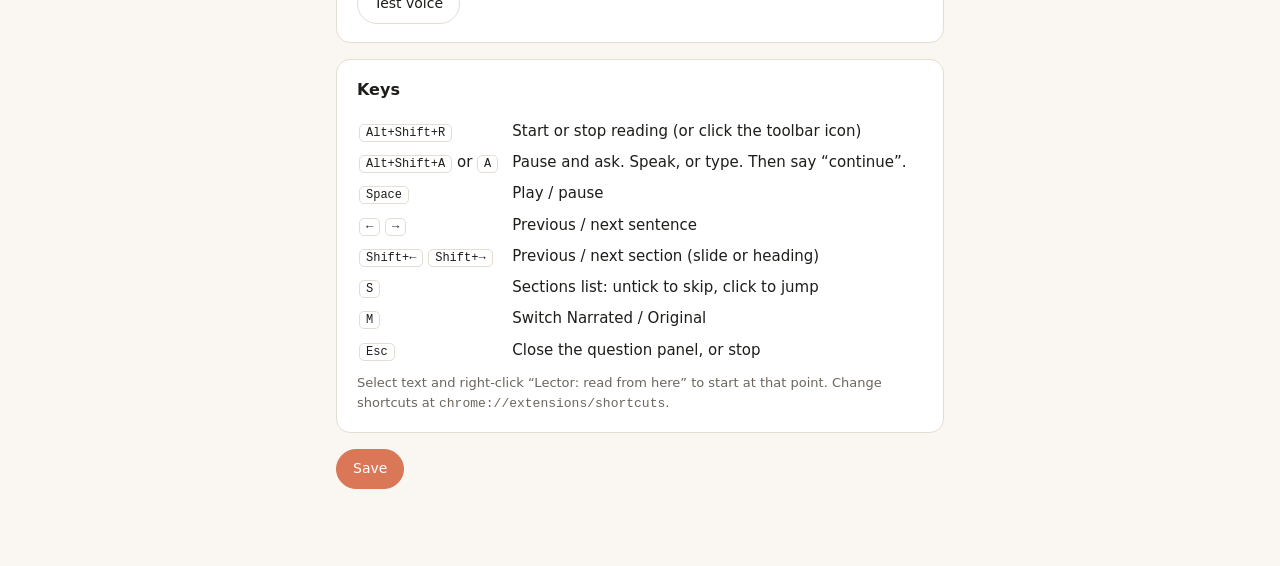
<file: src/options.html>
<!doctype html>
<html lang="en">
<head>
<meta charset="utf-8">
<meta name="viewport" content="width=device-width, initial-scale=1">
<title>Lector settings</title>
<style>
  :root{--bg:#faf7f2;--ink:#1f1d1a;--mute:#6b665e;--card:#fff;--line:#e4ddd2;--acc:#d97757;color-scheme:light}
  @media (prefers-color-scheme: dark){:root{--bg:#14130f;--ink:#f3efe8;--mute:#a39d93;--card:#1d1b17;--line:#2c2a25;color-scheme:dark}}
  *{box-sizing:border-box}
  body{margin:0;background:var(--bg);color:var(--ink);font:15px/1.55 ui-sans-serif,system-ui,-apple-system,"Segoe UI",sans-serif}
  main{max-width:640px;margin:0 auto;padding:40px 16px 80px}
  h1{font-size:28px;margin:0 0 4px} h1 span{color:var(--acc)}
  .lead{color:var(--mute);margin:0 0 28px}
  section{background:var(--card);border:1px solid var(--line);border-radius:14px;padding:18px 20px;margin-bottom:16px}
  h2{font-size:16px;margin:0 0 12px}
  label{display:block;font-size:13px;color:var(--mute);margin:12px 0 4px}
  input[type=text],input[type=password],select,textarea{width:100%;padding:9px 12px;border-radius:10px;border:1px solid var(--line);background:var(--bg);color:var(--ink);font:inherit}
  input:focus,select:focus{outline:2px solid var(--acc);outline-offset:-1px}
  .radio{display:flex;gap:18px;margin-top:4px} .radio label{display:flex;gap:6px;align-items:center;margin:0;color:var(--ink);font-size:15px}
  .row{display:flex;gap:10px;align-items:center}
  .hint{font-size:13px;color:var(--mute);margin:6px 0 0}
  a{color:var(--acc)}
  button{cursor:pointer;padding:8px 16px;border-radius:999px;border:1px solid var(--line);background:transparent;color:var(--ink);font:inherit;font-size:14px}
  button.primary{background:var(--acc);border-color:var(--acc);color:#fff}
  #saved{color:var(--mute);font-size:13px}
  kbd{font:12px ui-monospace,monospace;padding:1px 6px;border:1px solid var(--line);border-radius:5px}
  td{padding:3px 12px 3px 0;vertical-align:top}
</style>
</head>
<body>
<main>
  <h1><span>Lector</span> settings</h1>
  <p class="lead">Reads pages and PDFs aloud. Pause any time to ask about what you just heard.</p>

  <section>
    <h2>Question answering</h2>
    <div class="radio">
      <label><input type="radio" name="provider" value="gemini"> Gemini (free)</label>
      <label><input type="radio" name="provider" value="anthropic"> Claude (API key)</label>
    </div>
    <div id="gemini">
      <label for="geminiKey">Gemini API key</label>
      <input type="password" id="geminiKey" autocomplete="off" placeholder="AIza…">
      <p class="hint">Free from <a href="https://aistudio.google.com/apikey" target="_blank" rel="noopener">aistudio.google.com/apikey</a>.
        On the free tier, Google may use prompts to improve its models.</p>
      <label for="geminiModel">Model</label>
      <input type="text" id="geminiModel">
    </div>
    <div id="anthropic">
      <label for="anthropicKey">Anthropic API key</label>
      <input type="password" id="anthropicKey" autocomplete="off" placeholder="sk-ant-…">
      <p class="hint">From <a href="https://console.anthropic.com/settings/keys" target="_blank" rel="noopener">console.anthropic.com</a>, billed per use.
        A Claude Code or claude.ai login does not work here.</p>
      <label for="anthropicModel">Model</label>
      <input type="text" id="anthropicModel">
    </div>
    <p class="hint">Keys are stored only in this browser (<code>chrome.storage.local</code>) and sent only to the provider you pick.</p>
  </section>

  <section>
    <h2>Reading</h2>
    <div class="radio">
      <label><input type="radio" name="mode" value="narrated"> Narrated (recommended)</label>
      <label><input type="radio" name="mode" value="original"> Original text</label>
    </div>
    <p class="hint">Narrated mode has the model rewrite each slide or section as a short spoken explanation: headers,
      footers and names dropped, bullets turned into sentences, terms written the way they are said. It needs
      the key above, uses about one request per four pages, and is cached so re-listening is free.
      Original mode reads the text as written, with repeated headers and footers removed. Switch any time with
      <kbd>M</kbd> or the chip on the bar.</p>
    <label for="lexicon">Pronunciation fixes, one per line: <code>WORD = how to say it</code></label>
    <textarea id="lexicon" rows="5" placeholder="YARN = Yarn&#10;Kafka = Kaf-ka"></textarea>
    <p class="hint">Applies in both modes and to answers. Built-in fixes already cover YARN, HDFS, ORC, Parquet, JSON, e.g., vs, units like 10 TB, and arrows.</p>
  </section>

  <section>
    <h2>Voice</h2>
    <div class="radio">
      <label><input type="radio" name="engine" value="edge"> Neural (Microsoft, online)</label>
      <label><input type="radio" name="engine" value="browser"> Chrome's voices</label>
    </div>
    <div id="edgeBox">
      <label for="edgeVoice">Neural voice</label>
      <select id="edgeVoice"></select>
      <p class="hint">Near-human voices from the service behind Edge's Read Aloud. Free and needs no account or
        Edge browser, but it is unofficial, so if it ever stops working Lector switches to Chrome's voices.</p>
    </div>
    <div id="browserBox">
      <label for="voiceURI">Chrome voice</label>
      <select id="voiceURI"></select>
    </div>
    <label for="rate">Speed: <span id="rateOut"></span></label>
    <input type="range" id="rate" min="0.7" max="2" step="0.05" style="width:100%">
    <label class="row" style="color:var(--ink);font-size:15px"><input type="checkbox" id="speakAnswers"> Read answers aloud</label>
    <div class="row" style="margin-top:12px"><button id="test">Test voice</button></div>
  </section>

  <section>
    <h2>Keys</h2>
    <table>
      <tr><td><kbd>Alt+Shift+R</kbd></td><td>Start or stop reading (or click the toolbar icon)</td></tr>
      <tr><td><kbd>Alt+Shift+A</kbd> or <kbd>A</kbd></td><td>Pause and ask. Speak, or type. Then say “continue”.</td></tr>
      <tr><td><kbd>Space</kbd></td><td>Play / pause</td></tr>
      <tr><td><kbd>←</kbd> <kbd>→</kbd></td><td>Previous / next sentence</td></tr>
      <tr><td><kbd>Shift+←</kbd> <kbd>Shift+→</kbd></td><td>Previous / next section (slide or heading)</td></tr>
      <tr><td><kbd>S</kbd></td><td>Sections list: untick to skip, click to jump</td></tr>
      <tr><td><kbd>M</kbd></td><td>Switch Narrated / Original</td></tr>
      <tr><td><kbd>Esc</kbd></td><td>Close the question panel, or stop</td></tr>
    </table>
    <p class="hint">Select text and right-click “Lector: read from here” to start at that point. Change shortcuts at <code>chrome://extensions/shortcuts</code>.</p>
  </section>

  <div class="row"><button class="primary" id="save">Save</button><span id="saved"></span></div>
</main>
<script type="module" src="options.js"></script>
</body>
</html>
</file>
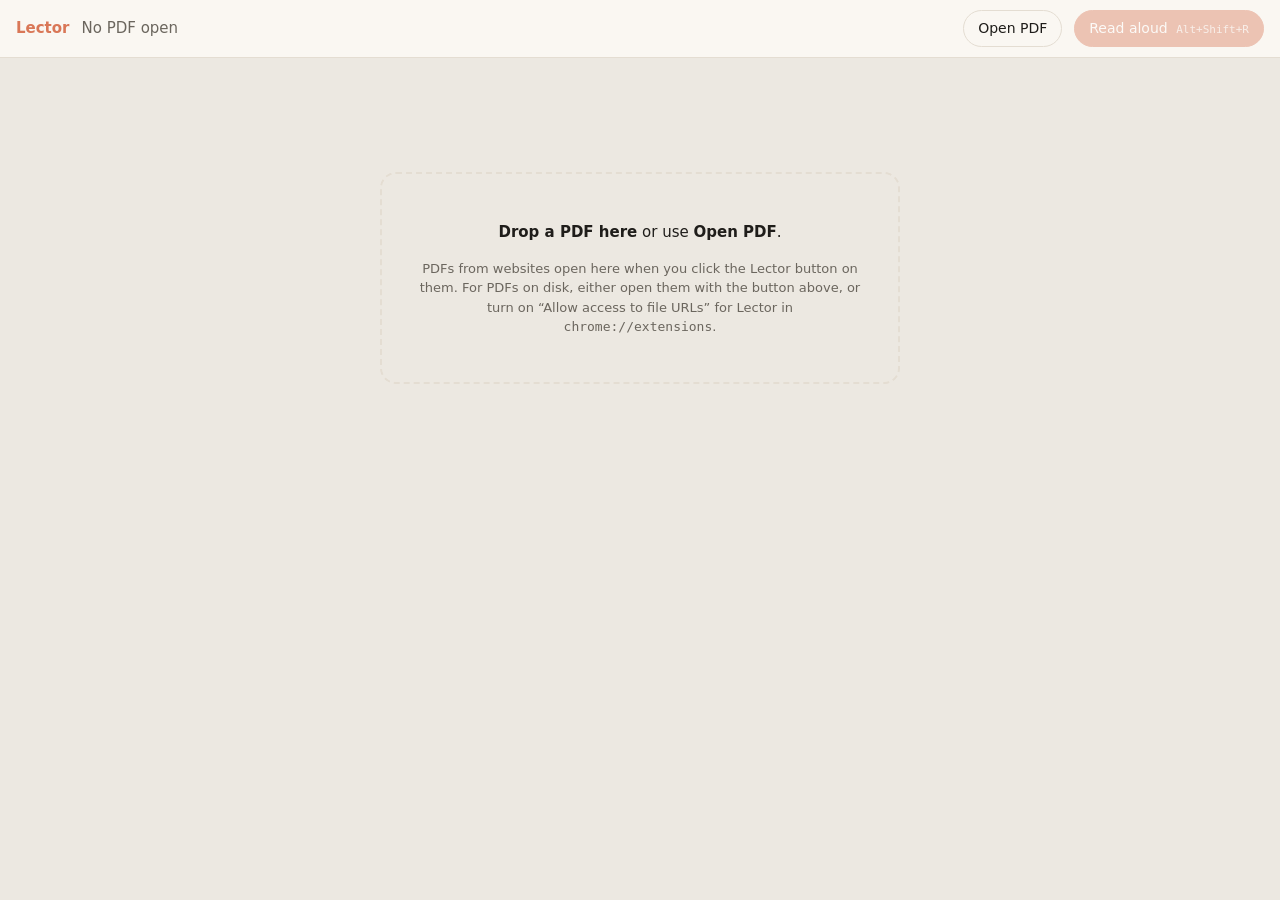
<file: src/viewer.html>
<!doctype html>
<html lang="en">
<head>
<meta charset="utf-8">
<meta name="viewport" content="width=device-width, initial-scale=1">
<title>Lector PDF</title>
<link rel="stylesheet" href="viewer.css">
</head>
<body>
<header>
  <strong>Lector</strong>
  <span id="name">No PDF open</span>
  <label class="open">Open PDF<input type="file" id="file" accept="application/pdf" hidden></label>
  <button id="read" disabled>Read aloud <kbd>Alt+Shift+R</kbd></button>
</header>
<main id="pages">
  <div id="drop">
    <p><b>Drop a PDF here</b> or use <b>Open PDF</b>.</p>
    <p class="hint">PDFs from websites open here when you click the Lector button on them.
      For PDFs on disk, either open them with the button above, or turn on
      “Allow access to file URLs” for Lector in <code>chrome://extensions</code>.</p>
  </div>
</main>
<script src="reader.js"></script>
<script type="module" src="viewer.js"></script>
</body>
</html>
</file>
<file: src/viewer.css>
:root{--bg:#ece8e1;--ink:#1f1d1a;--mute:#6b665e;--bar:#faf7f2;--line:#e4ddd2;--acc:#d97757;color-scheme:light}
@media (prefers-color-scheme: dark){:root{--bg:#0f0e0c;--ink:#f3efe8;--mute:#a39d93;--bar:#1d1b17;--line:#2c2a25;color-scheme:dark}}
*{box-sizing:border-box}
body{margin:0;background:var(--bg);color:var(--ink);font:15px/1.5 ui-sans-serif,system-ui,-apple-system,"Segoe UI",sans-serif}
header{position:sticky;top:0;z-index:10;display:flex;gap:12px;align-items:center;padding:10px 16px;background:var(--bar);border-bottom:1px solid var(--line)}
header strong{color:var(--acc)}
#name{flex:1;color:var(--mute);overflow:hidden;text-overflow:ellipsis;white-space:nowrap}
.open,#read{cursor:pointer;padding:7px 14px;border-radius:999px;border:1px solid var(--line);background:transparent;color:var(--ink);font:inherit;font-size:14px}
#read{background:var(--acc);border-color:var(--acc);color:#fff}
#read:disabled{opacity:.4;cursor:default}
kbd{font:11px ui-monospace,monospace;opacity:.8;margin-left:4px}
main{padding:24px 16px 120px;display:flex;flex-direction:column;align-items:center;gap:16px}
#drop{margin-top:10vh;max-width:520px;padding:32px;border:2px dashed var(--line);border-radius:16px;text-align:center}
#drop.over{border-color:var(--acc)}
.hint{color:var(--mute);font-size:13px}
.page{position:relative;background:#fff;box-shadow:0 2px 10px rgb(0 0 0/.15)}
.page canvas{display:block;width:100%;height:100%}
.error{color:#b3261e}

/* pdf.js text layer (from pdf.js's pdf_viewer.css, trimmed to what Lector uses) */
.textLayer{position:absolute;text-align:initial;inset:0;overflow:clip;opacity:1;line-height:1;text-size-adjust:none;forced-color-adjust:none;transform-origin:0 0;caret-color:CanvasText;z-index:0}
.textLayer :is(span,br){color:transparent;position:absolute;white-space:pre;cursor:text;transform-origin:0% 0%}
.textLayer > :not(.markedContent),.textLayer .markedContent span:not(.markedContent){z-index:1}
.textLayer span.markedContent{top:0;height:0}
.textLayer ::selection{background:rgb(0 0 255/.25)}
.textLayer br::selection{background:transparent}
.textLayer .endOfContent{display:block;position:absolute;inset:100% 0 0;z-index:0;cursor:default;user-select:none}
</file>
